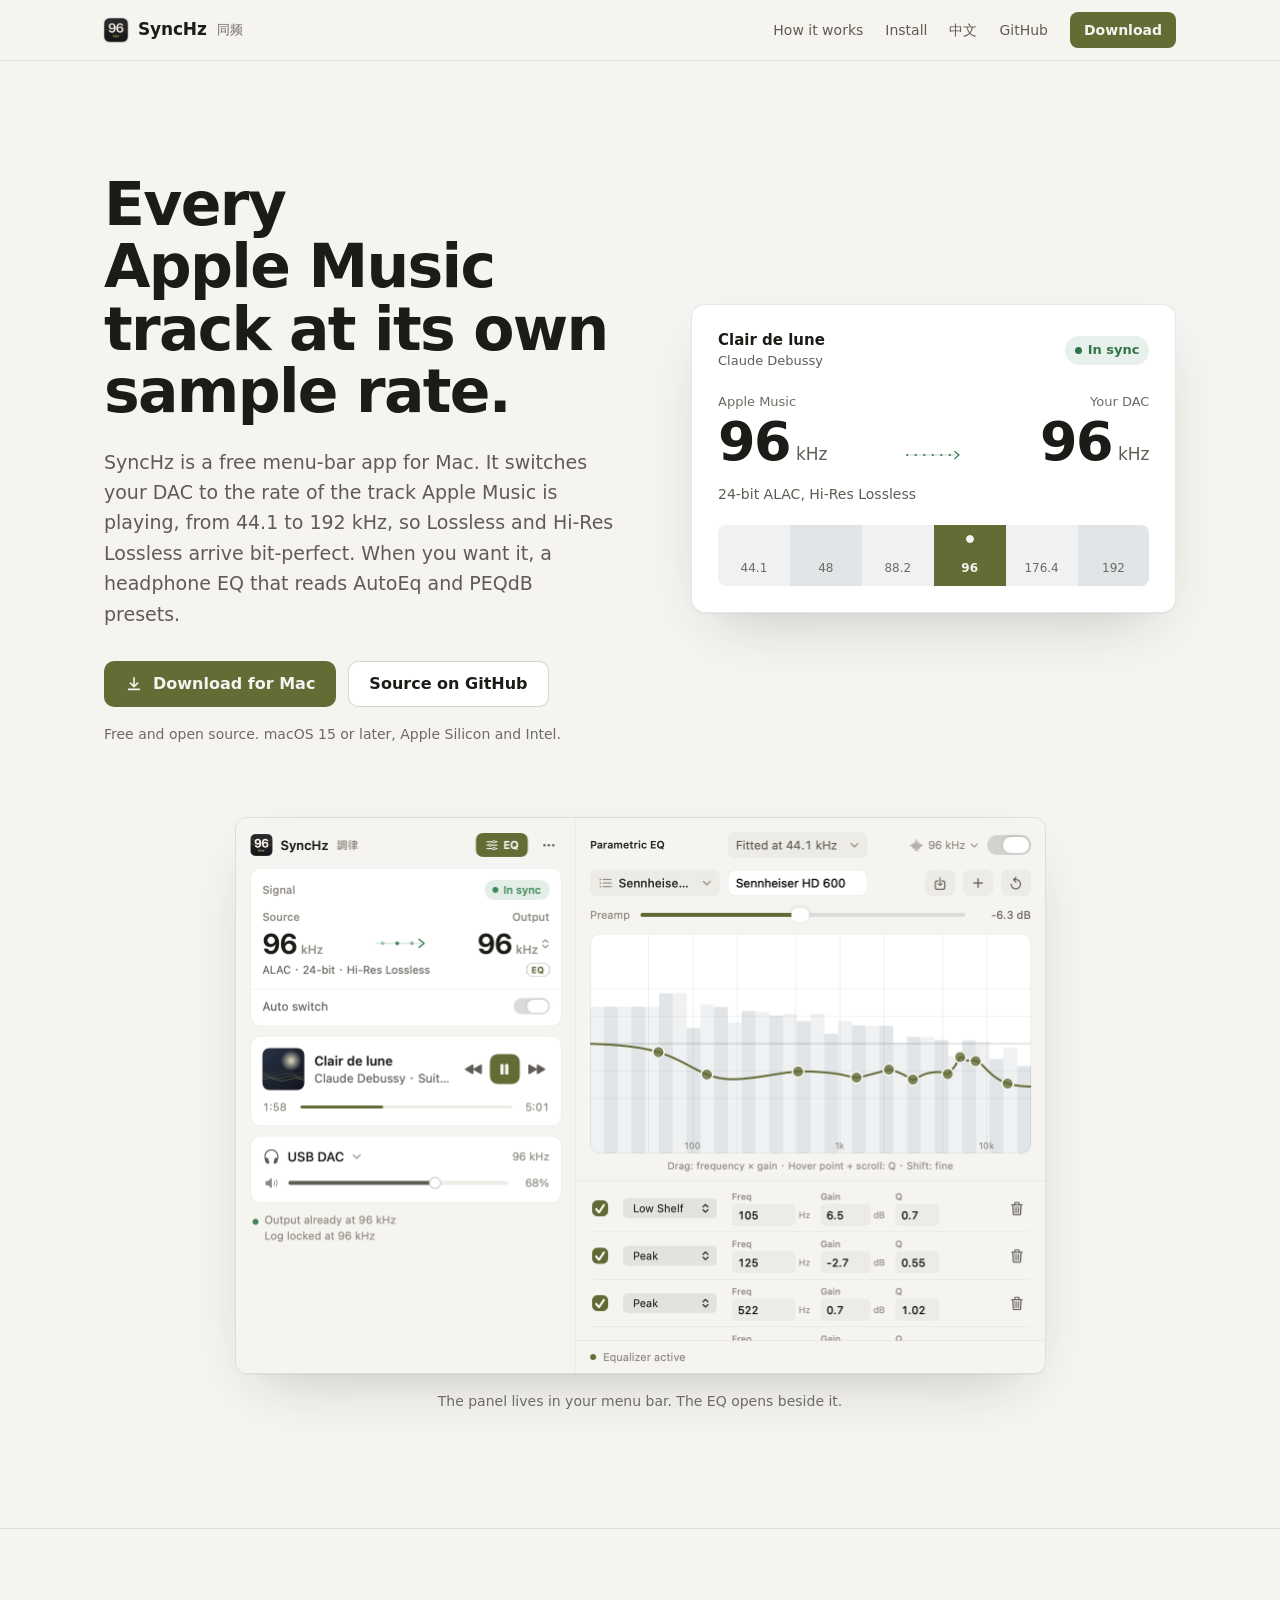
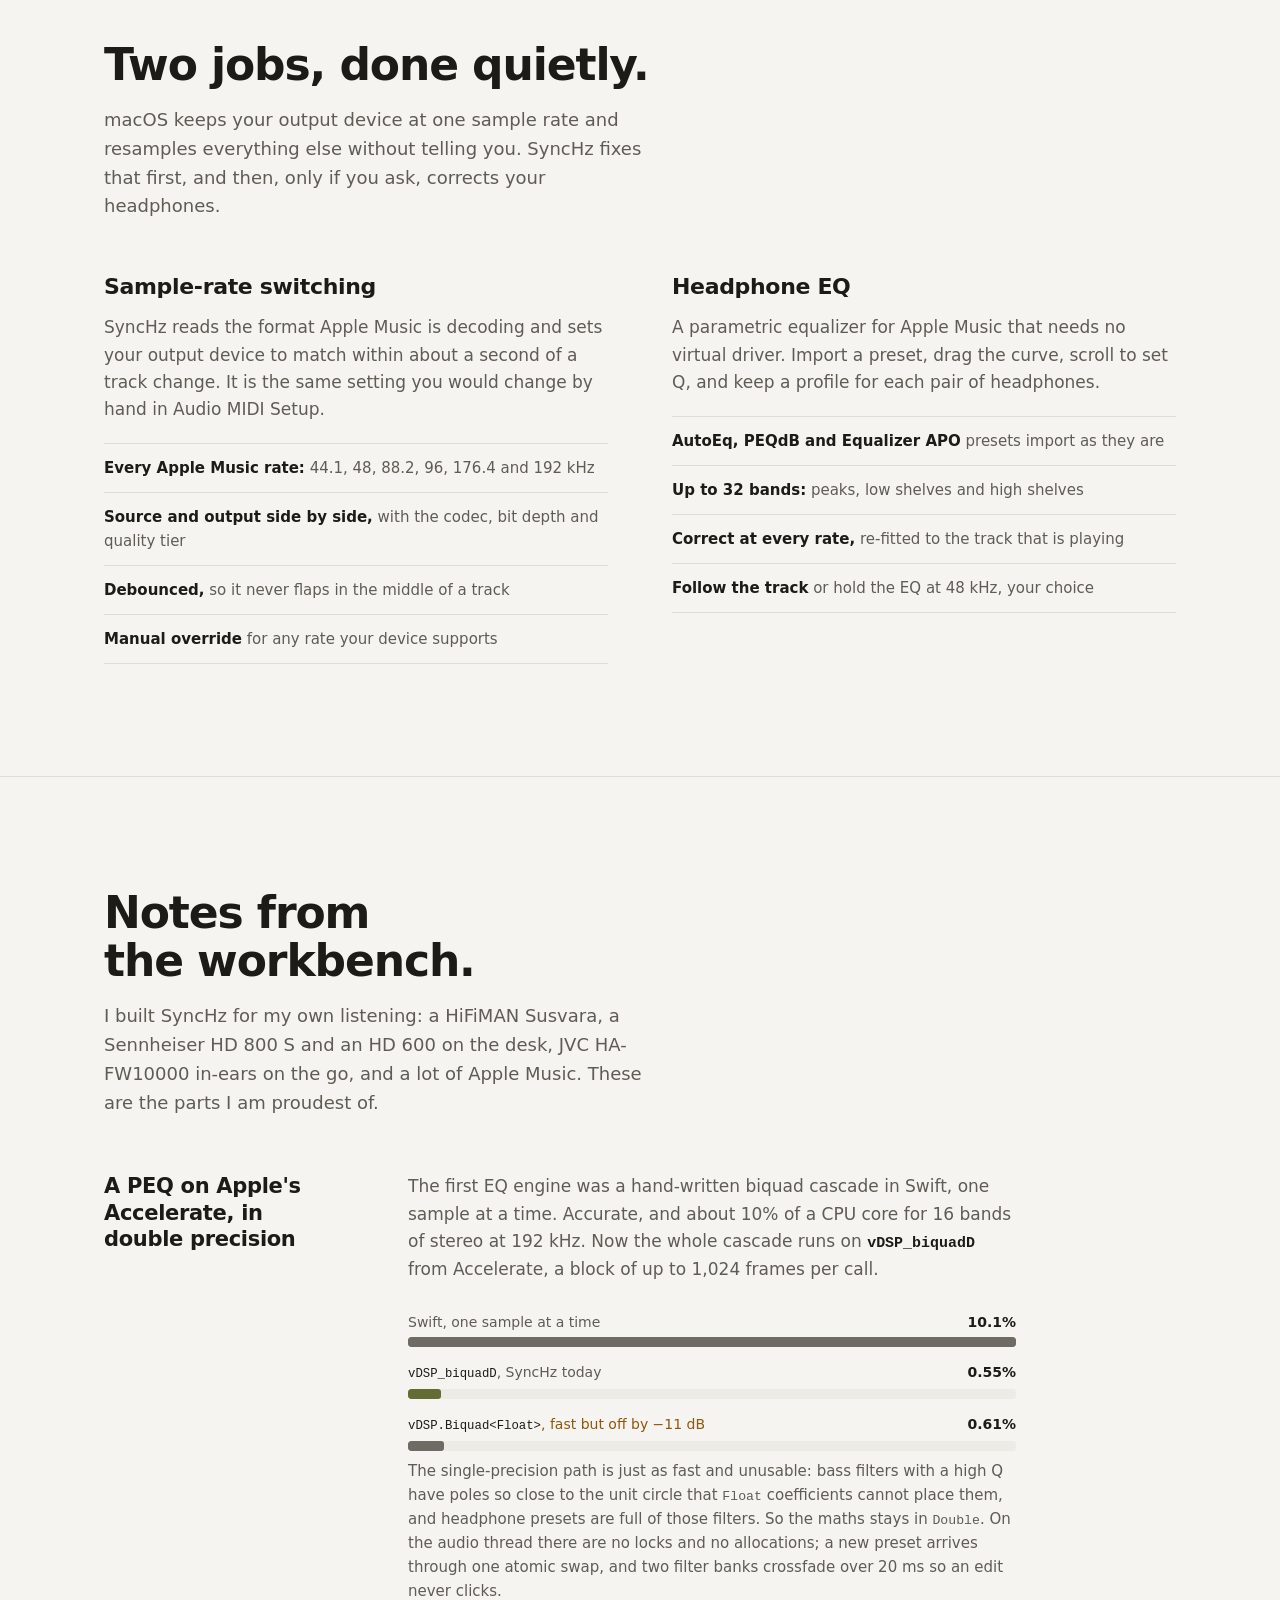
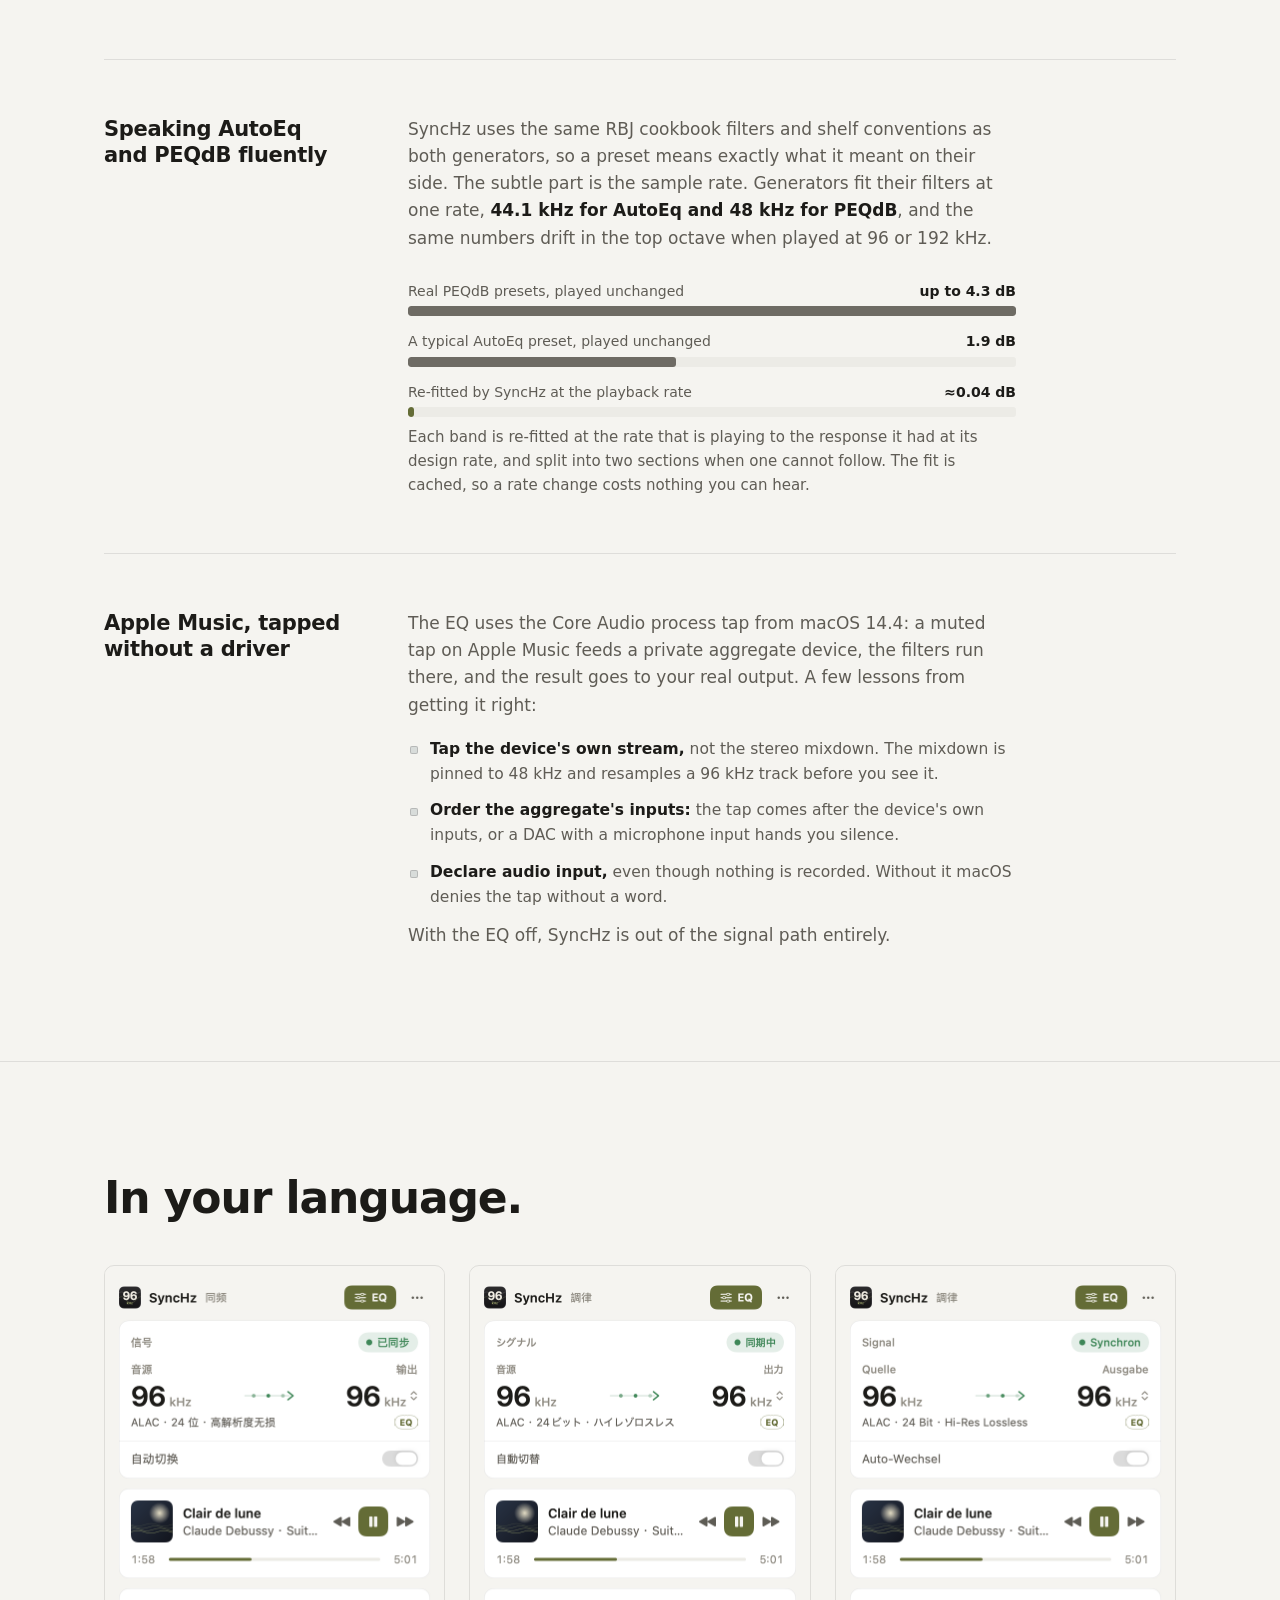
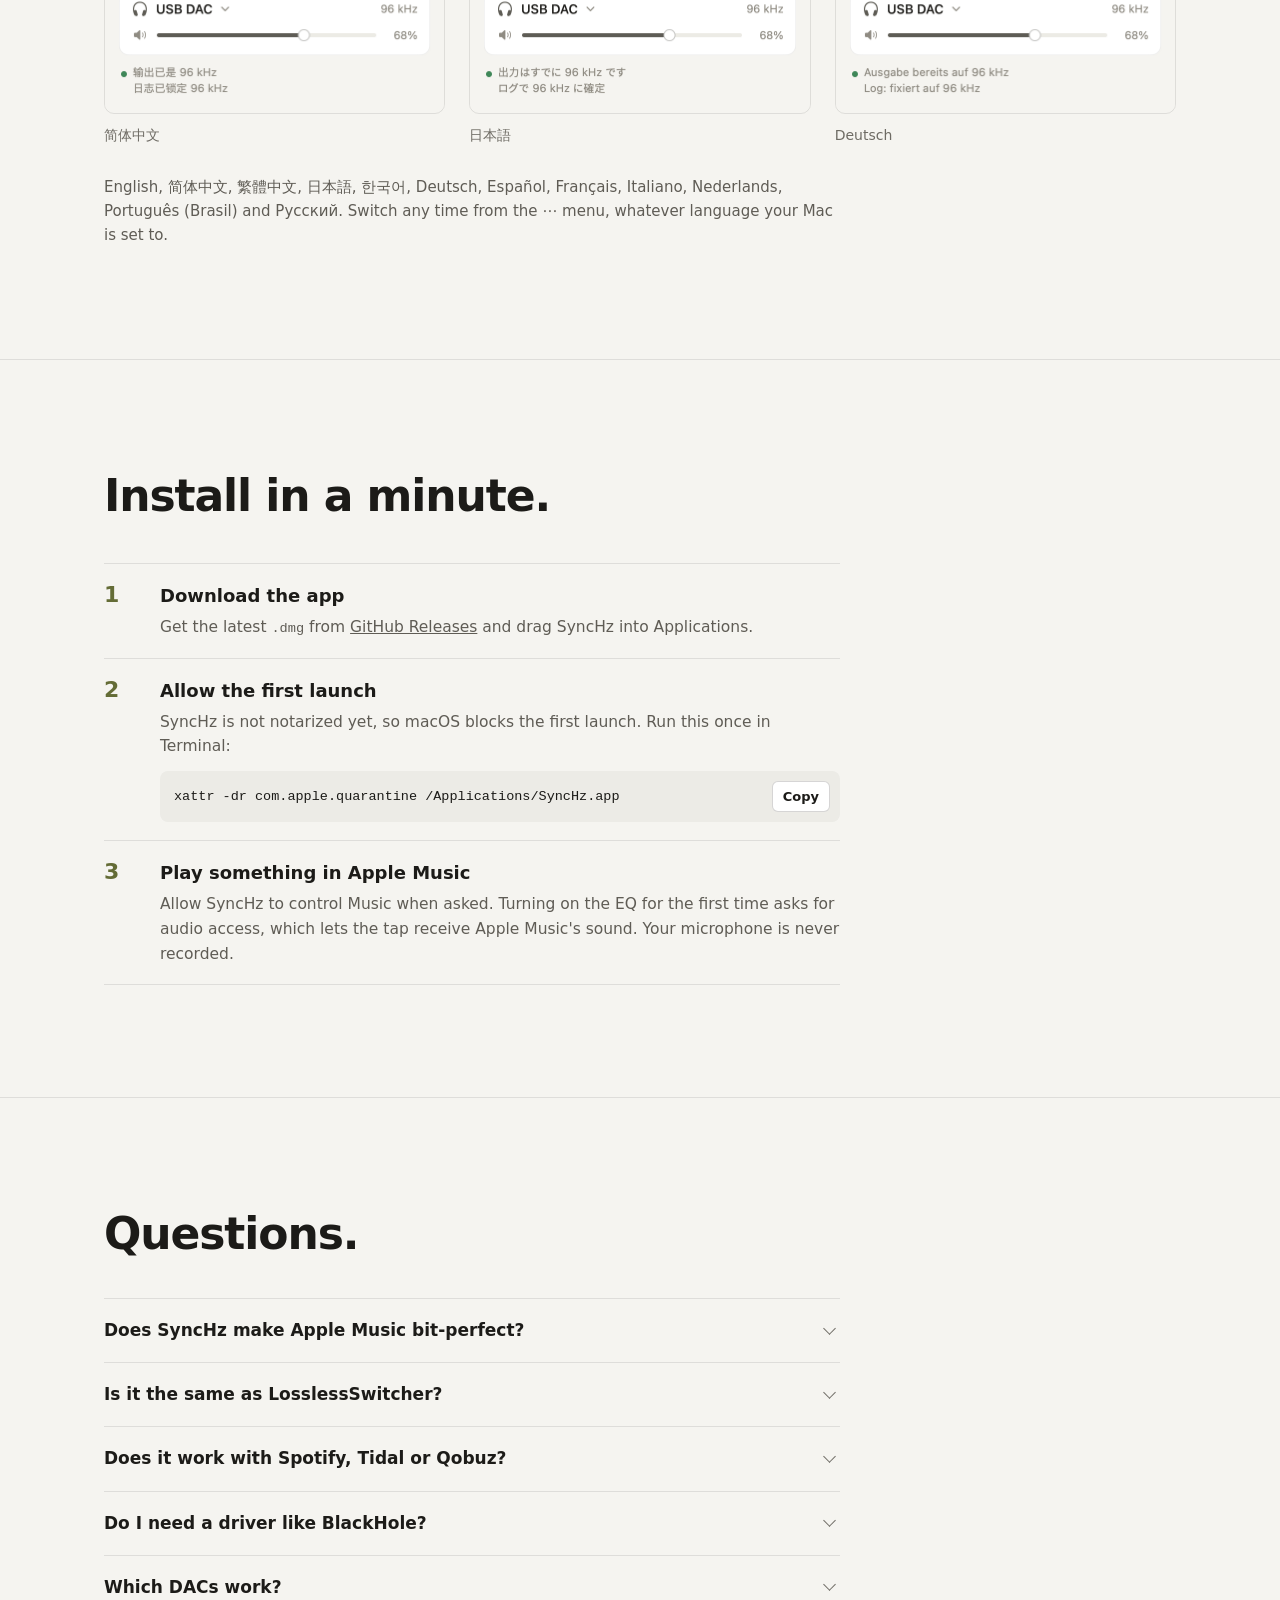
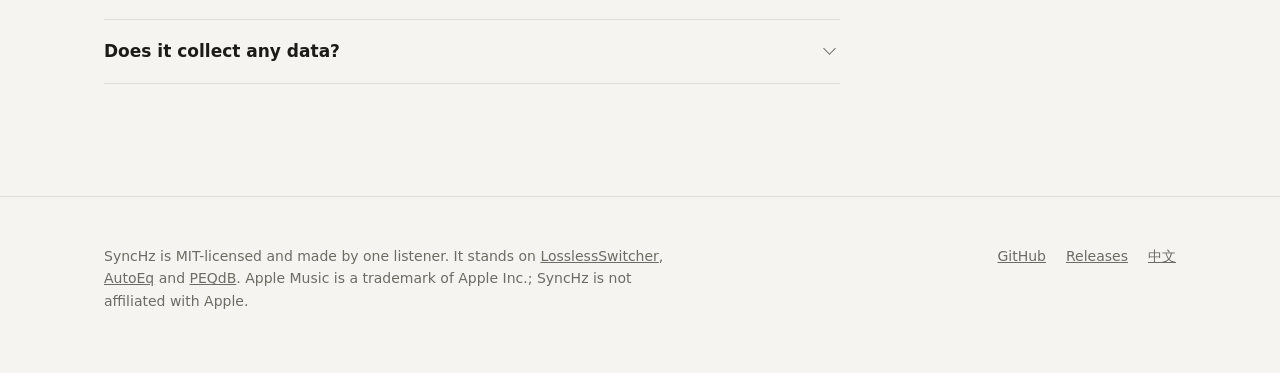
<file: docs/index.html>
<!doctype html>
<html lang="en">
<head>
<meta charset="utf-8">
<meta name="viewport" content="width=device-width, initial-scale=1">
<title>SyncHz: Apple Music sample-rate switcher and headphone EQ for Mac</title>
<meta name="description" content="Free Mac menu-bar app that switches your DAC to each Apple Music track's sample rate, 44.1 to 192 kHz, for bit-perfect Hi-Res Lossless. Plus an AutoEq and PEQdB headphone EQ.">
<link rel="canonical" href="https://jcongaku.github.io/SyncHz/">
<link rel="alternate" hreflang="en" href="https://jcongaku.github.io/SyncHz/">
<link rel="alternate" hreflang="zh-Hans" href="https://jcongaku.github.io/SyncHz/zh/">
<link rel="alternate" hreflang="x-default" href="https://jcongaku.github.io/SyncHz/">
<meta name="theme-color" content="#F5F4F0" media="(prefers-color-scheme: light)">
<meta name="theme-color" content="#18181A" media="(prefers-color-scheme: dark)">
<link rel="icon" type="image/png" href="favicon.png">
<link rel="apple-touch-icon" href="apple-touch-icon.png">
<meta property="og:type" content="website">
<meta property="og:site_name" content="SyncHz">
<meta property="og:title" content="SyncHz for Apple Music on Mac">
<meta property="og:description" content="Your DAC follows every Apple Music track, 44.1 to 192 kHz, so Hi-Res Lossless plays bit-perfect. Plus a headphone EQ that reads AutoEq and PEQdB presets.">
<meta property="og:url" content="https://jcongaku.github.io/SyncHz/">
<meta property="og:image" content="https://jcongaku.github.io/SyncHz/social.png">
<meta property="og:image:width" content="1280">
<meta property="og:image:height" content="640">
<meta property="og:image:alt" content="SyncHz icon and wordmark next to its menu-bar panel showing 96 kHz in sync">
<meta property="og:locale" content="en_US">
<meta property="og:locale:alternate" content="zh_CN">
<meta name="twitter:card" content="summary_large_image">
<link rel="stylesheet" href="site.css">
<script type="application/ld+json">
{
  "@context": "https://schema.org",
  "@type": "SoftwareApplication",
  "name": "SyncHz",
  "alternateName": ["同频", "Choritsu"],
  "description": "Automatic lossless sample-rate switching and a headphone parametric EQ for Apple Music on Mac. Matches the output device to each track's sample rate, 44.1 to 192 kHz, and imports AutoEq and PEQdB presets.",
  "applicationCategory": "MultimediaApplication",
  "operatingSystem": "macOS 15 or later",
  "url": "https://jcongaku.github.io/SyncHz/",
  "downloadUrl": "https://github.com/jcongaku/SyncHz/releases/latest",
  "image": "https://jcongaku.github.io/SyncHz/icon.png",
  "screenshot": "https://jcongaku.github.io/SyncHz/screenshots/hero-light.png",
  "license": "https://opensource.org/licenses/MIT",
  "isAccessibleForFree": true,
  "offers": { "@type": "Offer", "price": "0", "priceCurrency": "USD" },
  "sameAs": ["https://github.com/jcongaku/SyncHz"]
}
</script>
<script type="application/ld+json">
{
  "@context": "https://schema.org",
  "@type": "FAQPage",
  "mainEntity": [
    { "@type": "Question", "name": "Does SyncHz make Apple Music bit-perfect?",
      "acceptedAnswer": { "@type": "Answer", "text": "With the EQ off, yes: SyncHz switches the output device to the sample rate of the track Apple Music is decoding, so nothing is resampled, and it never touches the audio. With the EQ on, the samples are processed, and the panel says so." } },
    { "@type": "Question", "name": "Is SyncHz the same as LosslessSwitcher?",
      "acceptedAnswer": { "@type": "Answer", "text": "Same core idea, different build. SyncHz adds a headphone EQ, a now-playing panel, device and volume control and 12 languages, and targets macOS 15 and 26. LosslessSwitcher is the original and still excellent, especially on older macOS." } },
    { "@type": "Question", "name": "Does SyncHz work with Spotify, Tidal or Qobuz?",
      "acceptedAnswer": { "@type": "Answer", "text": "No. SyncHz reads Apple Music's own playback, so it is for Apple Music only." } },
    { "@type": "Question", "name": "Do I need a driver like BlackHole?",
      "acceptedAnswer": { "@type": "Answer", "text": "No. Rate switching is a plain Core Audio setting, and the EQ uses Apple's process-tap API. No driver, no admin rights." } },
    { "@type": "Question", "name": "Which DACs work?",
      "acceptedAnswer": { "@type": "Answer", "text": "Any output device that macOS can set to more than one sample rate in Audio MIDI Setup: USB DACs, headphone amplifiers and audio interfaces." } }
  ]
}
</script>
</head>
<body>
<a class="skip" href="#main">Skip to content</a>

<header class="top">
  <div class="wrap">
    <a class="brand" href="./" aria-label="SyncHz home">
      <img src="favicon.png" width="30" height="30" alt="">
      <span>SyncHz</span><span class="tag" lang="zh-Hans">同频</span>
    </a>
    <nav aria-label="Primary">
      <a class="wide" href="#workbench">How it works</a>
      <a class="wide" href="#install">Install</a>
      <a href="zh/" hreflang="zh-Hans" lang="zh-Hans">中文</a>
      <a class="wide" href="https://github.com/jcongaku/SyncHz">GitHub</a>
      <a class="get" href="https://github.com/jcongaku/SyncHz/releases/latest">Download</a>
    </nav>
  </div>
</header>

<main id="main">
  <section class="hero">
    <div class="wrap">
      <div>
        <h1>Every Apple&nbsp;Music track at its own sample rate.</h1>
        <p class="lede">SyncHz is a free menu-bar app for Mac. It switches your DAC to the rate of the track Apple Music is playing, from 44.1 to 192 kHz, so Lossless and Hi-Res Lossless arrive bit-perfect. When you want it, a headphone EQ that reads AutoEq and PEQdB presets.</p>
        <div class="actions">
          <a class="button primary" href="https://github.com/jcongaku/SyncHz/releases/latest">
            <svg viewBox="0 0 20 20" fill="none" stroke="currentColor" stroke-width="1.8" stroke-linecap="round" stroke-linejoin="round" aria-hidden="true"><path d="M10 3v10m-4-4 4 4 4-4M4 16h12"/></svg>
            Download for Mac
          </a>
          <a class="button" href="https://github.com/jcongaku/SyncHz">Source on GitHub</a>
        </div>
        <p class="fine">Free and open source. macOS 15 or later, Apple Silicon and Intel.</p>
      </div>

      <figure class="readout" data-state="sync" data-sync="In sync" data-switching="Switching"
        aria-label="SyncHz switching the output device to match each Apple Music track"
        data-tracks='[
          {"title":"Clair de lune","artist":"Claude Debussy","rate":"96","format":"24-bit ALAC, Hi-Res Lossless"},
          {"title":"Gymnopédie No. 1","artist":"Erik Satie","rate":"44.1","format":"16-bit ALAC, Lossless"},
          {"title":"Goldberg Variations: Aria","artist":"Johann Sebastian Bach","rate":"192","format":"24-bit ALAC, Hi-Res Lossless"},
          {"title":"Nocturne in E-flat, Op. 9 No. 2","artist":"Frédéric Chopin","rate":"88.2","format":"24-bit ALAC, Hi-Res Lossless"},
          {"title":"The Lark Ascending","artist":"Ralph Vaughan Williams","rate":"48","format":"24-bit ALAC, Lossless"},
          {"title":"Pavane pour une infante défunte","artist":"Maurice Ravel","rate":"176.4","format":"24-bit ALAC, Hi-Res Lossless"}
        ]'>
        <div class="readout-head">
          <div class="readout-track" aria-live="polite"><b>Clair de lune</b><span>Claude Debussy</span></div>
          <span class="pill"><span>In sync</span></span>
        </div>
        <div class="rates">
          <div class="side src"><small>Apple Music</small><div class="rate"><span class="num">96</span><span class="unit">kHz</span></div></div>
          <svg class="flow" viewBox="0 0 92 20" aria-hidden="true">
            <path class="track" d="M2 10h82" stroke-width="1.5" fill="none"/>
            <path class="dots" d="M2 10h80" stroke-width="3.5" stroke-linecap="round" fill="none"/>
            <path d="M80 4l7 6-7 6" stroke="currentColor" stroke-width="2" fill="none" stroke-linecap="round" stroke-linejoin="round"/>
          </svg>
          <div class="side out"><small>Your DAC</small><div class="rate"><span class="num">96</span><span class="unit">kHz</span></div></div>
        </div>
        <p class="format"><span class="what">24-bit ALAC, Hi-Res Lossless</span></p>
        <ol class="keys" aria-label="Sample rates Apple Music streams">
          <li data-rate="44.1">44.1</li><li data-rate="48">48</li><li data-rate="88.2">88.2</li><li data-rate="96" class="src out">96</li><li data-rate="176.4">176.4</li><li data-rate="192">192</li>
        </ol>
      </figure>
    </div>
  </section>

  <figure class="shot wrap">
    <picture>
      <source media="(prefers-color-scheme: dark)" srcset="screenshots/hero-dark.png">
      <img src="screenshots/hero-light.png" width="811" height="556" fetchpriority="high"
        alt="SyncHz's menu-bar panel next to its parametric EQ: Apple Music playing Clair de lune as 24-bit 96 kHz ALAC, the output locked to 96 kHz, and a Sennheiser HD 600 AutoEq preset drawn over a live spectrum">
    </picture>
    <figcaption>The panel lives in your menu bar. The EQ opens beside it.</figcaption>
  </figure>

  <section class="section" aria-labelledby="what">
    <div class="wrap">
      <h2 id="what">Two jobs, done quietly.</h2>
      <p class="intro">macOS keeps your output device at one sample rate and resamples everything else without telling you. SyncHz fixes that first, and then, only if you ask, corrects your headphones.</p>
      <div class="duo">
        <div>
          <h3>Sample-rate switching</h3>
          <p>SyncHz reads the format Apple Music is decoding and sets your output device to match within about a second of a track change. It is the same setting you would change by hand in Audio MIDI Setup.</p>
          <ul class="facts">
            <li><b>Every Apple Music rate:</b> 44.1, 48, 88.2, 96, 176.4 and 192 kHz</li>
            <li><b>Source and output side by side,</b> with the codec, bit depth and quality tier</li>
            <li><b>Debounced,</b> so it never flaps in the middle of a track</li>
            <li><b>Manual override</b> for any rate your device supports</li>
          </ul>
        </div>
        <div>
          <h3>Headphone EQ</h3>
          <p>A parametric equalizer for Apple Music that needs no virtual driver. Import a preset, drag the curve, scroll to set Q, and keep a profile for each pair of headphones.</p>
          <ul class="facts">
            <li><b>AutoEq, PEQdB and Equalizer APO</b> presets import as they are</li>
            <li><b>Up to 32 bands:</b> peaks, low shelves and high shelves</li>
            <li><b>Correct at every rate,</b> re-fitted to the track that is playing</li>
            <li><b>Follow the track</b> or hold the EQ at 48 kHz, your choice</li>
          </ul>
        </div>
      </div>
    </div>
  </section>

  <section class="section" id="workbench" aria-labelledby="workbench-title">
    <div class="wrap">
      <h2 id="workbench-title">Notes from the workbench.</h2>
      <p class="intro">I built SyncHz for my own listening: a HiFiMAN Susvara, a Sennheiser HD 800 S and an HD 600 on the desk, JVC HA-FW10000 in-ears on the go, and a lot of Apple Music. These are the parts I am proudest of.</p>

      <article class="note">
        <h3>A PEQ on Apple's Accelerate, in double precision</h3>
        <div class="body">
          <p>The first EQ engine was a hand-written biquad cascade in Swift, one sample at a time. Accurate, and about 10% of a CPU core for 16 bands of stereo at 192 kHz. Now the whole cascade runs on <b><code>vDSP_biquadD</code></b> from Accelerate, a block of up to 1,024 frames per call.</p>
          <div class="bars" role="group" aria-label="CPU use, 16 bands of stereo at 192 kHz, one Apple Silicon core">
            <div class="bar"><span class="name">Swift, one sample at a time</span><span class="value">10.1%</span><span class="meter"><i style="width:100%"></i></span></div>
            <div class="bar ours"><span class="name"><code>vDSP_biquadD</code>, SyncHz today</span><span class="value">0.55%</span><span class="meter"><i style="width:5.4%"></i></span></div>
            <div class="bar bad"><span class="name"><code>vDSP.Biquad&lt;Float&gt;</code>, fast but off by −11 dB</span><span class="value">0.61%</span><span class="meter"><i style="width:6%"></i></span></div>
          </div>
          <p>The single-precision path is just as fast and unusable: bass filters with a high Q have poles so close to the unit circle that <code>Float</code> coefficients cannot place them, and headphone presets are full of those filters. So the maths stays in <code>Double</code>. On the audio thread there are no locks and no allocations; a new preset arrives through one atomic swap, and two filter banks crossfade over 20 ms so an edit never clicks.</p>
        </div>
      </article>

      <article class="note">
        <h3>Speaking AutoEq and PEQdB fluently</h3>
        <div class="body">
          <p>SyncHz uses the same RBJ cookbook filters and shelf conventions as both generators, so a preset means exactly what it meant on their side. The subtle part is the sample rate. Generators fit their filters at one rate, <b>44.1 kHz for AutoEq and 48 kHz for PEQdB</b>, and the same numbers drift in the top octave when played at 96 or 192 kHz.</p>
          <div class="bars" role="group" aria-label="Largest response error at 96 and 192 kHz on real presets">
            <div class="bar"><span class="name">Real PEQdB presets, played unchanged</span><span class="value">up to 4.3 dB</span><span class="meter"><i style="width:100%"></i></span></div>
            <div class="bar"><span class="name">A typical AutoEq preset, played unchanged</span><span class="value">1.9 dB</span><span class="meter"><i style="width:44%"></i></span></div>
            <div class="bar ours"><span class="name">Re-fitted by SyncHz at the playback rate</span><span class="value">≈0.04 dB</span><span class="meter"><i style="width:1%"></i></span></div>
          </div>
          <p>Each band is re-fitted at the rate that is playing to the response it had at its design rate, and split into two sections when one cannot follow. The fit is cached, so a rate change costs nothing you can hear.</p>
        </div>
      </article>

      <article class="note">
        <h3>Apple Music, tapped without a driver</h3>
        <div class="body">
          <p>The EQ uses the Core Audio process tap from macOS 14.4: a muted tap on Apple Music feeds a private aggregate device, the filters run there, and the result goes to your real output. A few lessons from getting it right:</p>
          <ul class="ticks">
            <li><b>Tap the device's own stream,</b> not the stereo mixdown. The mixdown is pinned to 48 kHz and resamples a 96 kHz track before you see it.</li>
            <li><b>Order the aggregate's inputs:</b> the tap comes after the device's own inputs, or a DAC with a microphone input hands you silence.</li>
            <li><b>Declare audio input,</b> even though nothing is recorded. Without it macOS denies the tap without a word.</li>
          </ul>
          <p>With the EQ off, SyncHz is out of the signal path entirely.</p>
        </div>
      </article>
    </div>
  </section>

  <section class="section" aria-labelledby="languages">
    <div class="wrap">
      <h2 id="languages">In your language.</h2>
      <div class="langs">
        <figure><img src="screenshots/panel-zh-Hans.png" width="680" height="896" loading="lazy" alt="SyncHz panel in Simplified Chinese"><figcaption lang="zh-Hans">简体中文</figcaption></figure>
        <figure><img src="screenshots/panel-ja.png" width="680" height="896" loading="lazy" alt="SyncHz panel in Japanese"><figcaption lang="ja">日本語</figcaption></figure>
        <figure><img src="screenshots/panel-de.png" width="680" height="896" loading="lazy" alt="SyncHz panel in German"><figcaption lang="de">Deutsch</figcaption></figure>
      </div>
      <p class="langlist">English, 简体中文, 繁體中文, 日本語, 한국어, Deutsch, Español, Français, Italiano, Nederlands, Português (Brasil) and Русский. Switch any time from the ⋯ menu, whatever language your Mac is set to.</p>
    </div>
  </section>

  <section class="section" id="install" aria-labelledby="install-title">
    <div class="wrap">
      <h2 id="install-title">Install in a minute.</h2>
      <ol class="steps">
        <li><div><h3>Download the app</h3><p>Get the latest <code>.dmg</code> from <a href="https://github.com/jcongaku/SyncHz/releases/latest">GitHub Releases</a> and drag SyncHz into Applications.</p></div></li>
        <li><div><h3>Allow the first launch</h3><p>SyncHz is not notarized yet, so macOS blocks the first launch. Run this once in Terminal:</p>
          <div class="code"><code>xattr -dr com.apple.quarantine /Applications/SyncHz.app</code><button class="copy" type="button" data-label="Copy" data-copied="Copied">Copy</button></div></div></li>
        <li><div><h3>Play something in Apple Music</h3><p>Allow SyncHz to control Music when asked. Turning on the EQ for the first time asks for audio access, which lets the tap receive Apple Music's sound. Your microphone is never recorded.</p></div></li>
      </ol>
    </div>
  </section>

  <section class="section" aria-labelledby="faq-title">
    <div class="wrap">
      <h2 id="faq-title">Questions.</h2>
      <div class="faq">
        <details><summary>Does SyncHz make Apple Music bit-perfect?</summary><p>With the EQ off, yes. The output device runs at the rate of the track Apple Music is decoding, so nothing is resampled, and SyncHz never touches the audio. With the EQ on, the samples are processed, and the panel says so.</p></details>
        <details><summary>Is it the same as LosslessSwitcher?</summary><p>Same core idea, different build. SyncHz adds the headphone EQ, a now-playing panel, device and volume control and 12 languages, and targets macOS 15 and 26. <a href="https://github.com/vincentneo/LosslessSwitcher">LosslessSwitcher</a> is the original and still excellent, especially on older macOS.</p></details>
        <details><summary>Does it work with Spotify, Tidal or Qobuz?</summary><p>No. SyncHz reads Apple Music's own playback, so it is for Apple Music only.</p></details>
        <details><summary>Do I need a driver like BlackHole?</summary><p>No. Rate switching is a plain Core Audio setting, and the EQ uses Apple's process-tap API. No driver, no admin rights.</p></details>
        <details><summary>Which DACs work?</summary><p>Any output device that macOS can set to more than one sample rate in Audio MIDI Setup: USB DACs, headphone amplifiers and audio interfaces.</p></details>
        <details><summary>Does it collect any data?</summary><p>No. Its only network request is a check for a newer release on GitHub, once per launch. No account, no identifier, no analytics.</p></details>
      </div>
    </div>
  </section>
</main>

<footer class="foot">
  <div class="wrap">
    <p>SyncHz is MIT-licensed and made by one listener. It stands on <a href="https://github.com/vincentneo/LosslessSwitcher">LosslessSwitcher</a>, <a href="https://github.com/jaakkopasanen/AutoEq">AutoEq</a> and <a href="https://peqdb.com/">PEQdB</a>. Apple Music is a trademark of Apple Inc.; SyncHz is not affiliated with Apple.</p>
    <nav aria-label="Footer"><a href="https://github.com/jcongaku/SyncHz">GitHub</a><a href="https://github.com/jcongaku/SyncHz/releases">Releases</a><a href="zh/" hreflang="zh-Hans" lang="zh-Hans">中文</a></nav>
  </div>
</footer>
<script src="site.js" defer></script>
</body>
</html>
</file>
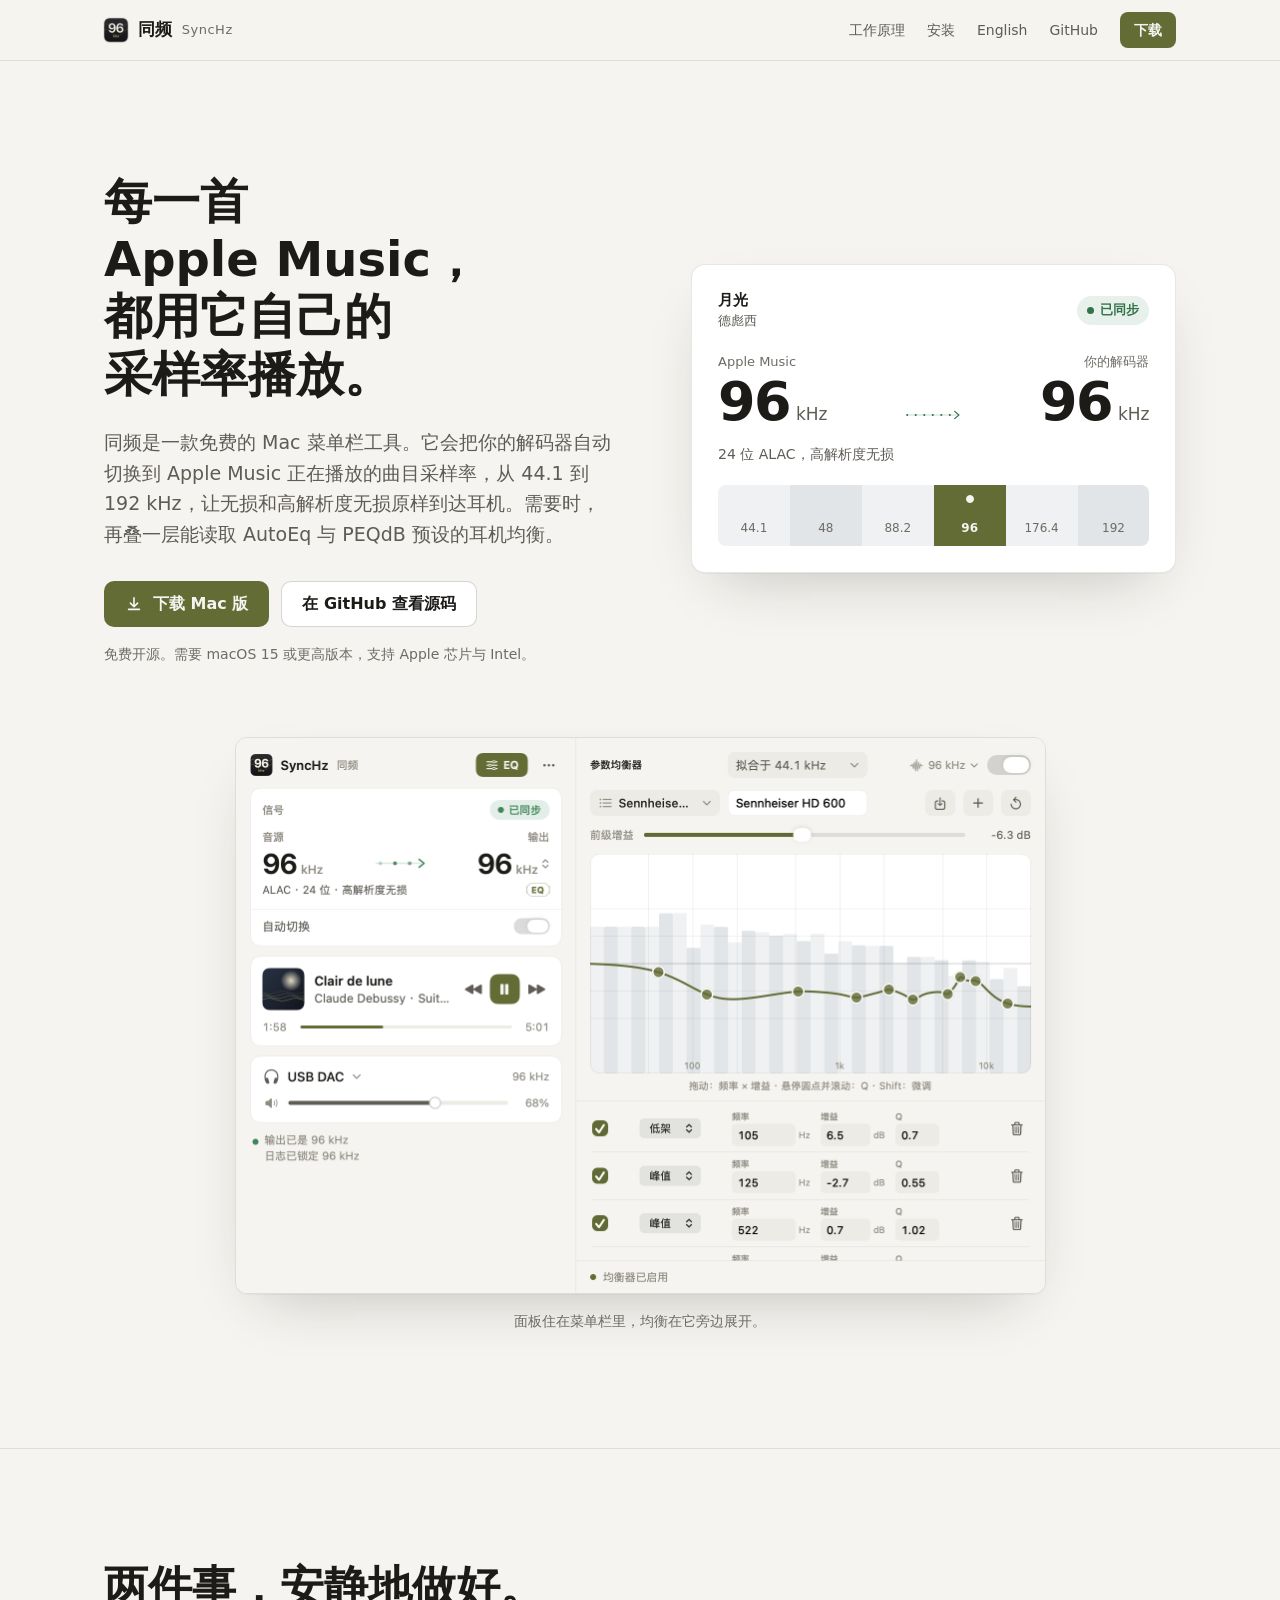
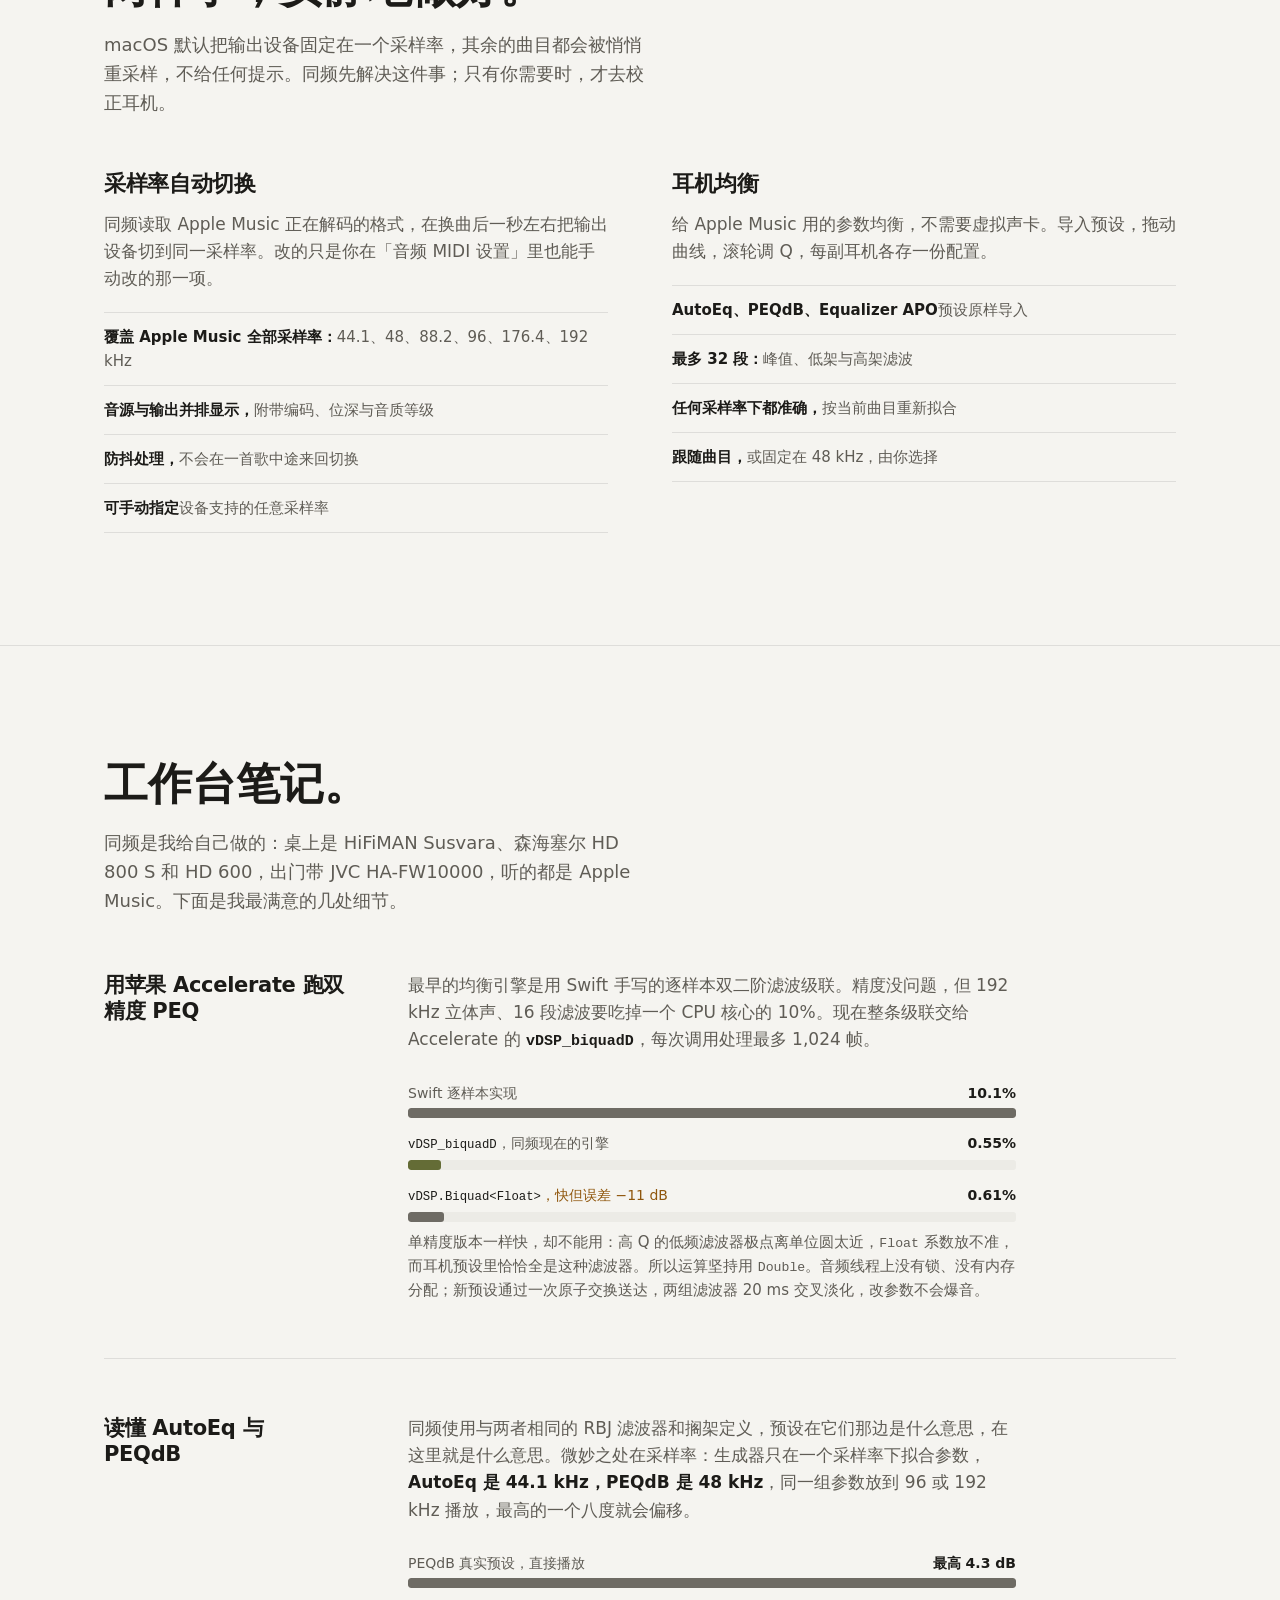
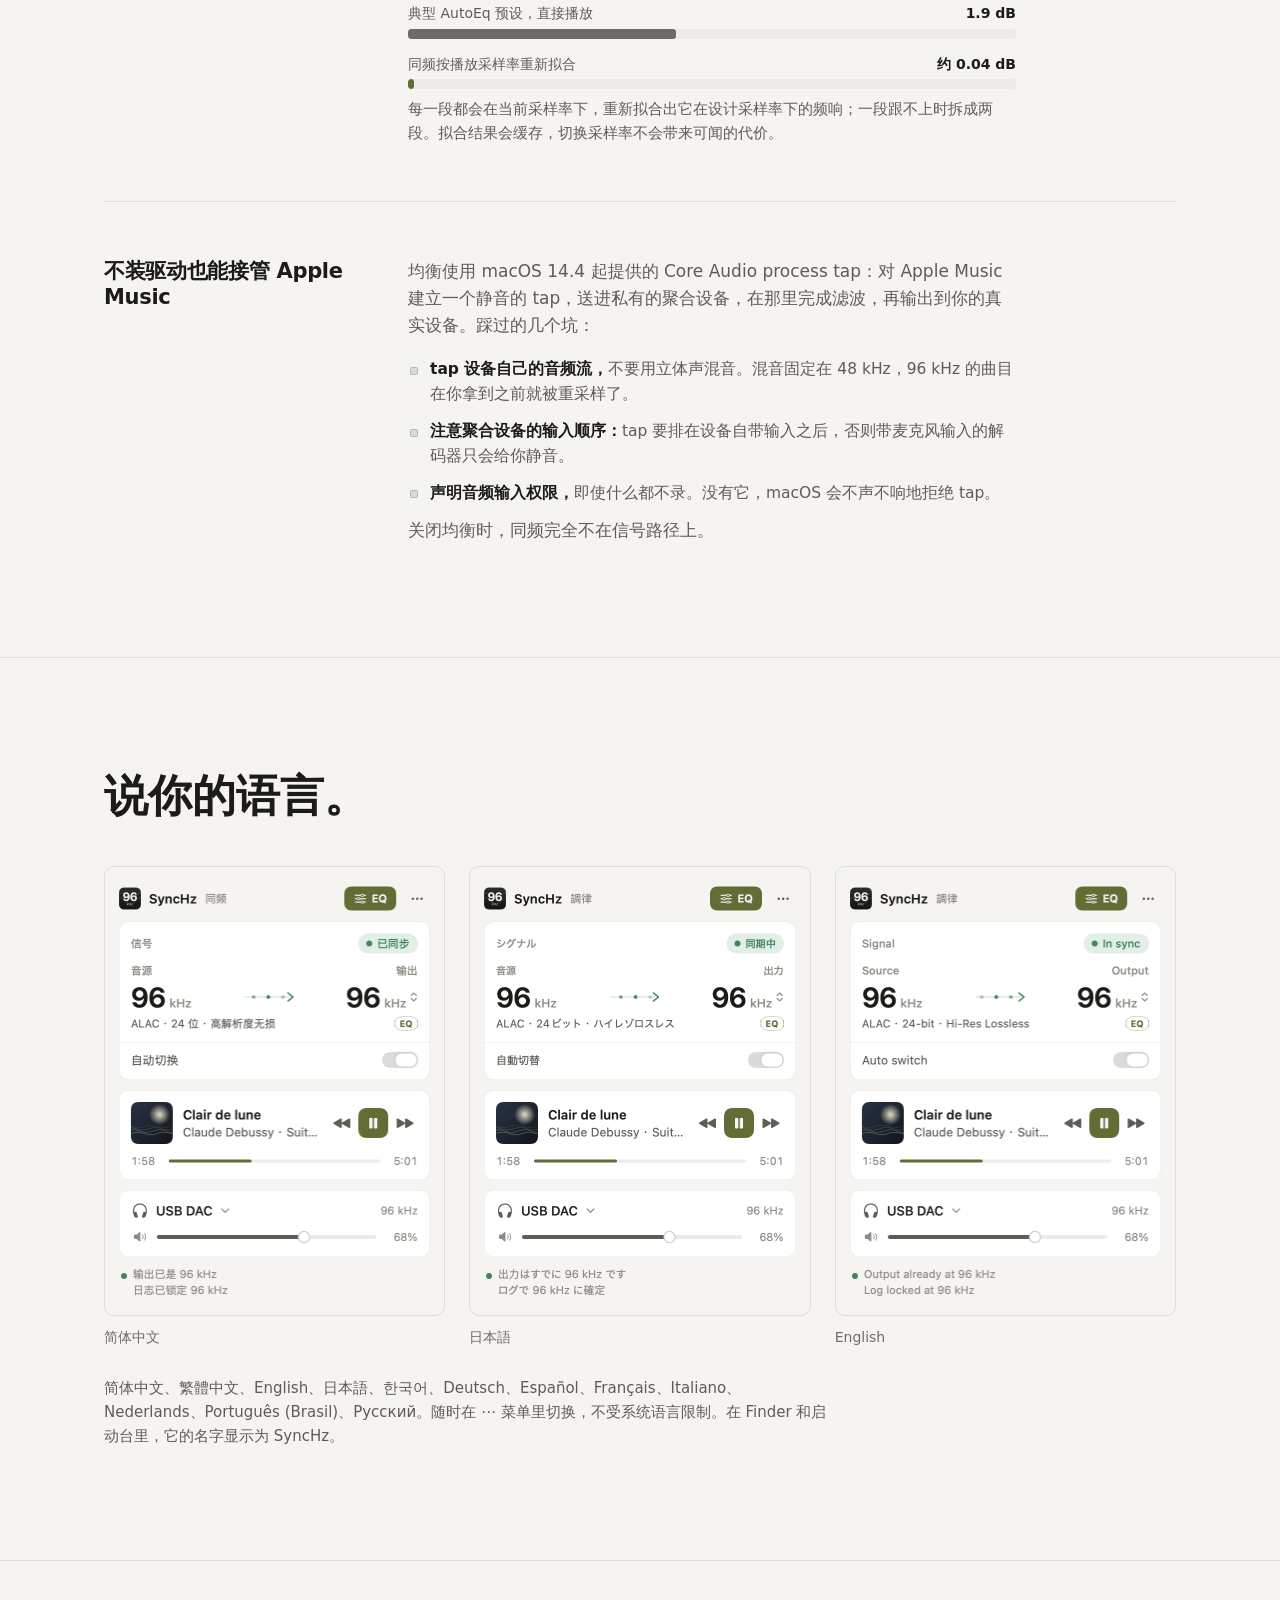
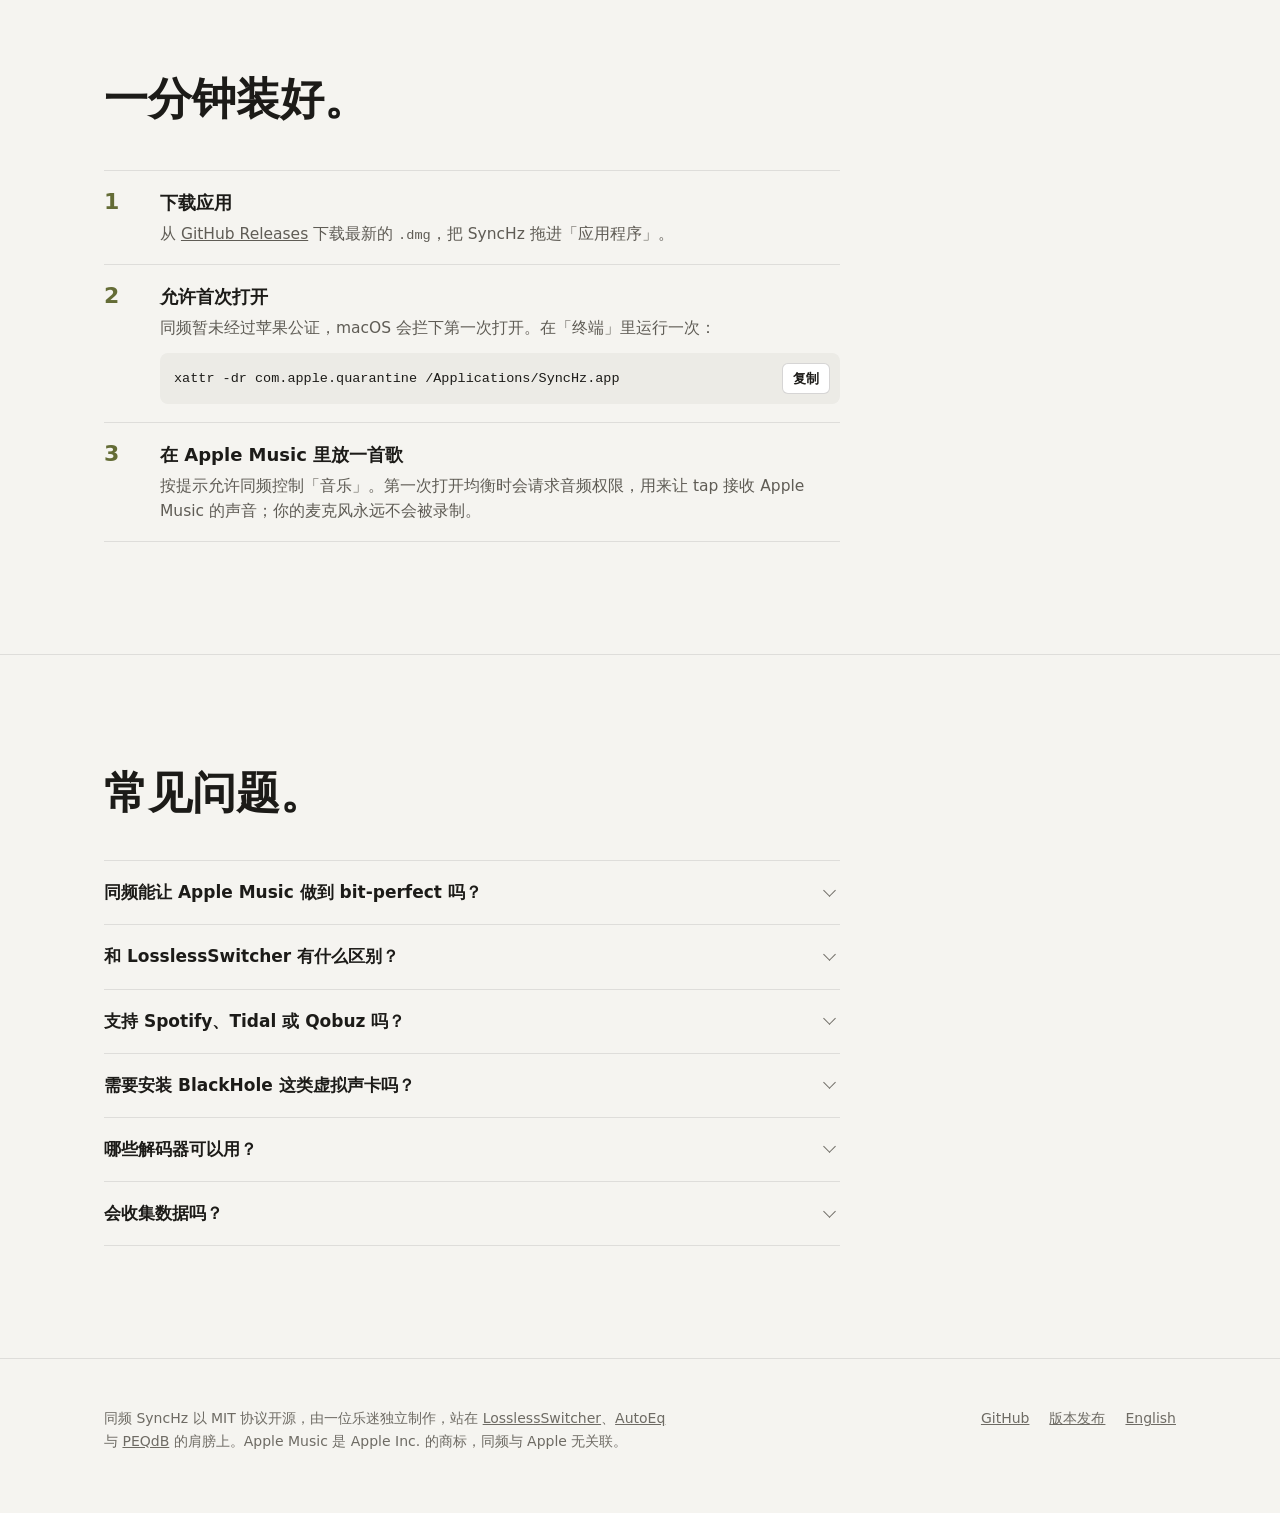
<file: docs/zh/index.html>
<!doctype html>
<html lang="zh-Hans">
<head>
<meta charset="utf-8">
<meta name="viewport" content="width=device-width, initial-scale=1">
<title>同频 SyncHz：Apple Music 无损采样率自动切换与耳机均衡（Mac）</title>
<meta name="description" content="免费开源的 Mac 菜单栏工具：自动把解码器切换到 Apple Music 每首歌的真实采样率（44.1–192 kHz），高解析度无损 bit-perfect 输出；可选导入 AutoEq、PEQdB 预设的耳机参数均衡。">
<link rel="canonical" href="https://jcongaku.github.io/SyncHz/zh/">
<link rel="alternate" hreflang="en" href="https://jcongaku.github.io/SyncHz/">
<link rel="alternate" hreflang="zh-Hans" href="https://jcongaku.github.io/SyncHz/zh/">
<link rel="alternate" hreflang="x-default" href="https://jcongaku.github.io/SyncHz/">
<meta name="theme-color" content="#F5F4F0" media="(prefers-color-scheme: light)">
<meta name="theme-color" content="#18181A" media="(prefers-color-scheme: dark)">
<link rel="icon" type="image/png" href="../favicon.png">
<link rel="apple-touch-icon" href="../apple-touch-icon.png">
<meta property="og:type" content="website">
<meta property="og:site_name" content="同频 SyncHz">
<meta property="og:title" content="同频 SyncHz：给 Mac 上的 Apple Music 用">
<meta property="og:description" content="解码器自动跟随每首 Apple Music 曲目的采样率，44.1 到 192 kHz，高解析度无损 bit-perfect；需要时再叠一层读取 AutoEq、PEQdB 预设的耳机均衡。">
<meta property="og:url" content="https://jcongaku.github.io/SyncHz/zh/">
<meta property="og:image" content="https://jcongaku.github.io/SyncHz/social.png">
<meta property="og:image:width" content="1280">
<meta property="og:image:height" content="640">
<meta property="og:image:alt" content="同频 SyncHz 的图标与菜单栏面板，显示 96 kHz 已同步">
<meta property="og:locale" content="zh_CN">
<meta property="og:locale:alternate" content="en_US">
<meta name="twitter:card" content="summary_large_image">
<link rel="stylesheet" href="../site.css">
<script type="application/ld+json">
{
  "@context": "https://schema.org",
  "@type": "SoftwareApplication",
  "name": "同频 SyncHz",
  "alternateName": ["SyncHz", "Choritsu", "调律"],
  "inLanguage": "zh-Hans",
  "description": "Mac 上 Apple Music 的无损采样率自动切换工具，附带耳机参数均衡。把输出设备切换到每首曲目的采样率（44.1–192 kHz），并可导入 AutoEq、PEQdB 预设。",
  "applicationCategory": "MultimediaApplication",
  "operatingSystem": "macOS 15 或更高版本",
  "url": "https://jcongaku.github.io/SyncHz/zh/",
  "downloadUrl": "https://github.com/jcongaku/SyncHz/releases/latest",
  "image": "https://jcongaku.github.io/SyncHz/icon.png",
  "screenshot": "https://jcongaku.github.io/SyncHz/screenshots/hero-zh-Hans-light.png",
  "license": "https://opensource.org/licenses/MIT",
  "isAccessibleForFree": true,
  "offers": { "@type": "Offer", "price": "0", "priceCurrency": "CNY" },
  "sameAs": ["https://github.com/jcongaku/SyncHz"]
}
</script>
<script type="application/ld+json">
{
  "@context": "https://schema.org",
  "@type": "FAQPage",
  "inLanguage": "zh-Hans",
  "mainEntity": [
    { "@type": "Question", "name": "同频能让 Apple Music 做到 bit-perfect 吗？",
      "acceptedAnswer": { "@type": "Answer", "text": "关闭均衡时可以：输出设备运行在 Apple Music 正在解码的曲目采样率上，不经过重采样，同频也不经手音频。开启均衡后音频会被处理，面板会明确标注。" } },
    { "@type": "Question", "name": "和 LosslessSwitcher 有什么区别？",
      "acceptedAnswer": { "@type": "Answer", "text": "核心思路相同，实现不同。同频额外提供耳机均衡、正在播放面板、输出设备与音量控制和 12 种界面语言，面向 macOS 15 与 26。LosslessSwitcher 是这个思路的开创者，至今依然优秀，旧版 macOS 用户推荐使用。" } },
    { "@type": "Question", "name": "支持 Spotify、Tidal 或 Qobuz 吗？",
      "acceptedAnswer": { "@type": "Answer", "text": "不支持。同频读取的是 Apple Music 自己的播放信息，只适用于 Apple Music。" } },
    { "@type": "Question", "name": "需要安装 BlackHole 这类虚拟声卡吗？",
      "acceptedAnswer": { "@type": "Answer", "text": "不需要。切换采样率只是一个普通的 Core Audio 设置，均衡使用苹果的 process tap 接口。无需驱动，无需管理员权限。" } },
    { "@type": "Question", "name": "哪些解码器可以用？",
      "acceptedAnswer": { "@type": "Answer", "text": "任何能在「音频 MIDI 设置」里切换多种采样率的输出设备：USB 解码器、耳放和声卡都可以。" } }
  ]
}
</script>
</head>
<body>
<a class="skip" href="#main">跳到正文</a>

<header class="top">
  <div class="wrap">
    <a class="brand" href="./" aria-label="同频 SyncHz 首页">
      <img src="../favicon.png" width="30" height="30" alt="">
      <span>同频</span><span class="tag">SyncHz</span>
    </a>
    <nav aria-label="主导航">
      <a class="wide" href="#workbench">工作原理</a>
      <a class="wide" href="#install">安装</a>
      <a href="../" hreflang="en" lang="en">English</a>
      <a class="wide" href="https://github.com/jcongaku/SyncHz">GitHub</a>
      <a class="get" href="https://github.com/jcongaku/SyncHz/releases/latest">下载</a>
    </nav>
  </div>
</header>

<main id="main">
  <section class="hero">
    <div class="wrap">
      <div>
        <h1>每一首 Apple&nbsp;Music，<br>都用它自己的<wbr>采样率播放。</h1>
        <p class="lede">同频是一款免费的 Mac 菜单栏工具。它会把你的解码器自动切换到 Apple Music 正在播放的曲目采样率，从 44.1 到 192 kHz，让无损和高解析度无损原样到达耳机。需要时，再叠一层能读取 AutoEq 与 PEQdB 预设的耳机均衡。</p>
        <div class="actions">
          <a class="button primary" href="https://github.com/jcongaku/SyncHz/releases/latest">
            <svg viewBox="0 0 20 20" fill="none" stroke="currentColor" stroke-width="1.8" stroke-linecap="round" stroke-linejoin="round" aria-hidden="true"><path d="M10 3v10m-4-4 4 4 4-4M4 16h12"/></svg>
            下载 Mac 版
          </a>
          <a class="button" href="https://github.com/jcongaku/SyncHz">在 GitHub 查看源码</a>
        </div>
        <p class="fine">免费开源。需要 macOS 15 或更高版本，支持 Apple 芯片与 Intel。</p>
      </div>

      <figure class="readout" data-state="sync" data-sync="已同步" data-switching="切换中"
        aria-label="同频随 Apple Music 曲目切换输出设备的采样率"
        data-tracks='[
          {"title":"月光","artist":"德彪西","rate":"96","format":"24 位 ALAC，高解析度无损"},
          {"title":"第一号吉诺佩第","artist":"萨蒂","rate":"44.1","format":"16 位 ALAC，无损"},
          {"title":"哥德堡变奏曲：咏叹调","artist":"巴赫","rate":"192","format":"24 位 ALAC，高解析度无损"},
          {"title":"降 E 大调夜曲，作品 9 之 2","artist":"肖邦","rate":"88.2","format":"24 位 ALAC，高解析度无损"},
          {"title":"云雀高飞","artist":"沃恩·威廉斯","rate":"48","format":"24 位 ALAC，无损"},
          {"title":"悼念公主的帕凡舞曲","artist":"拉威尔","rate":"176.4","format":"24 位 ALAC，高解析度无损"}
        ]'>
        <div class="readout-head">
          <div class="readout-track" aria-live="polite"><b>月光</b><span>德彪西</span></div>
          <span class="pill"><span>已同步</span></span>
        </div>
        <div class="rates">
          <div class="side src"><small>Apple Music</small><div class="rate"><span class="num">96</span><span class="unit">kHz</span></div></div>
          <svg class="flow" viewBox="0 0 92 20" aria-hidden="true">
            <path class="track" d="M2 10h82" stroke-width="1.5" fill="none"/>
            <path class="dots" d="M2 10h80" stroke-width="3.5" stroke-linecap="round" fill="none"/>
            <path d="M80 4l7 6-7 6" stroke="currentColor" stroke-width="2" fill="none" stroke-linecap="round" stroke-linejoin="round"/>
          </svg>
          <div class="side out"><small>你的解码器</small><div class="rate"><span class="num">96</span><span class="unit">kHz</span></div></div>
        </div>
        <p class="format"><span class="what">24 位 ALAC，高解析度无损</span></p>
        <ol class="keys" aria-label="Apple Music 提供的采样率">
          <li data-rate="44.1">44.1</li><li data-rate="48">48</li><li data-rate="88.2">88.2</li><li data-rate="96" class="src out">96</li><li data-rate="176.4">176.4</li><li data-rate="192">192</li>
        </ol>
      </figure>
    </div>
  </section>

  <figure class="shot wrap">
    <picture>
      <source media="(prefers-color-scheme: dark)" srcset="../screenshots/hero-zh-Hans-dark.png">
      <img src="../screenshots/hero-zh-Hans-light.png" width="811" height="556" fetchpriority="high"
        alt="同频的菜单栏面板与参数均衡：Apple Music 正在播放 24 位 96 kHz ALAC 的《月光》，输出锁定在 96 kHz，森海塞尔 HD 600 的 AutoEq 预设叠在实时频谱上">
    </picture>
    <figcaption>面板住在菜单栏里，均衡在它旁边展开。</figcaption>
  </figure>

  <section class="section" aria-labelledby="what">
    <div class="wrap">
      <h2 id="what">两件事，安静地做好。</h2>
      <p class="intro">macOS 默认把输出设备固定在一个采样率，其余的曲目都会被悄悄重采样，不给任何提示。同频先解决这件事；只有你需要时，才去校正耳机。</p>
      <div class="duo">
        <div>
          <h3>采样率自动切换</h3>
          <p>同频读取 Apple Music 正在解码的格式，在换曲后一秒左右把输出设备切到同一采样率。改的只是你在「音频 MIDI 设置」里也能手动改的那一项。</p>
          <ul class="facts">
            <li><b>覆盖 Apple Music 全部采样率：</b>44.1、48、88.2、96、176.4、192 kHz</li>
            <li><b>音源与输出并排显示，</b>附带编码、位深与音质等级</li>
            <li><b>防抖处理，</b>不会在一首歌中途来回切换</li>
            <li><b>可手动指定</b>设备支持的任意采样率</li>
          </ul>
        </div>
        <div>
          <h3>耳机均衡</h3>
          <p>给 Apple Music 用的参数均衡，不需要虚拟声卡。导入预设，拖动曲线，滚轮调 Q，每副耳机各存一份配置。</p>
          <ul class="facts">
            <li><b>AutoEq、PEQdB、Equalizer APO</b>预设原样导入</li>
            <li><b>最多 32 段：</b>峰值、低架与高架滤波</li>
            <li><b>任何采样率下都准确，</b>按当前曲目重新拟合</li>
            <li><b>跟随曲目，</b>或固定在 48 kHz，由你选择</li>
          </ul>
        </div>
      </div>
    </div>
  </section>

  <section class="section" id="workbench" aria-labelledby="workbench-title">
    <div class="wrap">
      <h2 id="workbench-title">工作台笔记。</h2>
      <p class="intro">同频是我给自己做的：桌上是 HiFiMAN Susvara、森海塞尔 HD 800 S 和 HD 600，出门带 JVC HA-FW10000，听的都是 Apple Music。下面是我最满意的几处细节。</p>

      <article class="note">
        <h3>用苹果 Accelerate 跑双精度 PEQ</h3>
        <div class="body">
          <p>最早的均衡引擎是用 Swift 手写的逐样本双二阶滤波级联。精度没问题，但 192 kHz 立体声、16 段滤波要吃掉一个 CPU 核心的 10%。现在整条级联交给 Accelerate 的 <b><code>vDSP_biquadD</code></b>，每次调用处理最多 1,024 帧。</p>
          <div class="bars" role="group" aria-label="CPU 占用：192 kHz 立体声、16 段，单个 Apple 芯片核心">
            <div class="bar"><span class="name">Swift 逐样本实现</span><span class="value">10.1%</span><span class="meter"><i style="width:100%"></i></span></div>
            <div class="bar ours"><span class="name"><code>vDSP_biquadD</code>，同频现在的引擎</span><span class="value">0.55%</span><span class="meter"><i style="width:5.4%"></i></span></div>
            <div class="bar bad"><span class="name"><code>vDSP.Biquad&lt;Float&gt;</code>，快但误差 −11 dB</span><span class="value">0.61%</span><span class="meter"><i style="width:6%"></i></span></div>
          </div>
          <p>单精度版本一样快，却不能用：高 Q 的低频滤波器极点离单位圆太近，<code>Float</code> 系数放不准，而耳机预设里恰恰全是这种滤波器。所以运算坚持用 <code>Double</code>。音频线程上没有锁、没有内存分配；新预设通过一次原子交换送达，两组滤波器 20 ms 交叉淡化，改参数不会爆音。</p>
        </div>
      </article>

      <article class="note">
        <h3>读懂 AutoEq 与 PEQdB</h3>
        <div class="body">
          <p>同频使用与两者相同的 RBJ 滤波器和搁架定义，预设在它们那边是什么意思，在这里就是什么意思。微妙之处在采样率：生成器只在一个采样率下拟合参数，<b>AutoEq 是 44.1 kHz，PEQdB 是 48 kHz</b>，同一组参数放到 96 或 192 kHz 播放，最高的一个八度就会偏移。</p>
          <div class="bars" role="group" aria-label="真实预设在 96 与 192 kHz 下的最大频响误差">
            <div class="bar"><span class="name">PEQdB 真实预设，直接播放</span><span class="value">最高 4.3 dB</span><span class="meter"><i style="width:100%"></i></span></div>
            <div class="bar"><span class="name">典型 AutoEq 预设，直接播放</span><span class="value">1.9 dB</span><span class="meter"><i style="width:44%"></i></span></div>
            <div class="bar ours"><span class="name">同频按播放采样率重新拟合</span><span class="value">约 0.04 dB</span><span class="meter"><i style="width:1%"></i></span></div>
          </div>
          <p>每一段都会在当前采样率下，重新拟合出它在设计采样率下的频响；一段跟不上时拆成两段。拟合结果会缓存，切换采样率不会带来可闻的代价。</p>
        </div>
      </article>

      <article class="note">
        <h3>不装驱动也能接管 Apple Music</h3>
        <div class="body">
          <p>均衡使用 macOS 14.4 起提供的 Core Audio process tap：对 Apple Music 建立一个静音的 tap，送进私有的聚合设备，在那里完成滤波，再输出到你的真实设备。踩过的几个坑：</p>
          <ul class="ticks">
            <li><b>tap 设备自己的音频流，</b>不要用立体声混音。混音固定在 48 kHz，96 kHz 的曲目在你拿到之前就被重采样了。</li>
            <li><b>注意聚合设备的输入顺序：</b>tap 要排在设备自带输入之后，否则带麦克风输入的解码器只会给你静音。</li>
            <li><b>声明音频输入权限，</b>即使什么都不录。没有它，macOS 会不声不响地拒绝 tap。</li>
          </ul>
          <p>关闭均衡时，同频完全不在信号路径上。</p>
        </div>
      </article>
    </div>
  </section>

  <section class="section" aria-labelledby="languages">
    <div class="wrap">
      <h2 id="languages">说你的语言。</h2>
      <div class="langs">
        <figure><img src="../screenshots/panel-zh-Hans.png" width="680" height="896" loading="lazy" alt="同频面板，简体中文"><figcaption>简体中文</figcaption></figure>
        <figure><img src="../screenshots/panel-ja.png" width="680" height="896" loading="lazy" alt="同频面板，日语"><figcaption lang="ja">日本語</figcaption></figure>
        <figure><img src="../screenshots/panel-light.png" width="680" height="896" loading="lazy" alt="同频面板，英语"><figcaption lang="en">English</figcaption></figure>
      </div>
      <p class="langlist">简体中文、繁體中文、English、日本語、한국어、Deutsch、Español、Français、Italiano、Nederlands、Português (Brasil)、Русский。随时在 ⋯ 菜单里切换，不受系统语言限制。在 Finder 和启动台里，它的名字显示为 SyncHz。</p>
    </div>
  </section>

  <section class="section" id="install" aria-labelledby="install-title">
    <div class="wrap">
      <h2 id="install-title">一分钟装好。</h2>
      <ol class="steps">
        <li><div><h3>下载应用</h3><p>从 <a href="https://github.com/jcongaku/SyncHz/releases/latest">GitHub Releases</a> 下载最新的 <code>.dmg</code>，把 SyncHz 拖进「应用程序」。</p></div></li>
        <li><div><h3>允许首次打开</h3><p>同频暂未经过苹果公证，macOS 会拦下第一次打开。在「终端」里运行一次：</p>
          <div class="code"><code>xattr -dr com.apple.quarantine /Applications/SyncHz.app</code><button class="copy" type="button" data-label="复制" data-copied="已复制">复制</button></div></div></li>
        <li><div><h3>在 Apple Music 里放一首歌</h3><p>按提示允许同频控制「音乐」。第一次打开均衡时会请求音频权限，用来让 tap 接收 Apple Music 的声音；你的麦克风永远不会被录制。</p></div></li>
      </ol>
    </div>
  </section>

  <section class="section" aria-labelledby="faq-title">
    <div class="wrap">
      <h2 id="faq-title">常见问题。</h2>
      <div class="faq">
        <details><summary>同频能让 Apple Music 做到 bit-perfect 吗？</summary><p>关闭均衡时可以。输出设备运行在 Apple Music 正在解码的曲目采样率上，不经过重采样，同频也不经手音频。开启均衡后音频会被处理，面板会明确标注。</p></details>
        <details><summary>和 LosslessSwitcher 有什么区别？</summary><p>核心思路相同，实现不同。同频额外提供耳机均衡、正在播放面板、输出设备与音量控制和 12 种界面语言，面向 macOS 15 与 26。<a href="https://github.com/vincentneo/LosslessSwitcher">LosslessSwitcher</a> 是这个思路的开创者，至今依然优秀，旧版 macOS 用户推荐使用。</p></details>
        <details><summary>支持 Spotify、Tidal 或 Qobuz 吗？</summary><p>不支持。同频读取的是 Apple Music 自己的播放信息，只适用于 Apple Music。</p></details>
        <details><summary>需要安装 BlackHole 这类虚拟声卡吗？</summary><p>不需要。切换采样率只是一个普通的 Core Audio 设置，均衡使用苹果的 process tap 接口。无需驱动，无需管理员权限。</p></details>
        <details><summary>哪些解码器可以用？</summary><p>任何能在「音频 MIDI 设置」里切换多种采样率的输出设备：USB 解码器、耳放和声卡都可以。</p></details>
        <details><summary>会收集数据吗？</summary><p>不会。它唯一的网络请求，是每次启动时去 GitHub 查一下有没有新版本。没有账号，没有标识符，没有统计。</p></details>
      </div>
    </div>
  </section>
</main>

<footer class="foot">
  <div class="wrap">
    <p>同频 SyncHz 以 MIT 协议开源，由一位乐迷独立制作，站在 <a href="https://github.com/vincentneo/LosslessSwitcher">LosslessSwitcher</a>、<a href="https://github.com/jaakkopasanen/AutoEq">AutoEq</a> 与 <a href="https://peqdb.com/">PEQdB</a> 的肩膀上。Apple Music 是 Apple Inc. 的商标，同频与 Apple 无关联。</p>
    <nav aria-label="页脚"><a href="https://github.com/jcongaku/SyncHz">GitHub</a><a href="https://github.com/jcongaku/SyncHz/releases">版本发布</a><a href="../" hreflang="en" lang="en">English</a></nav>
  </div>
</footer>
<script src="../site.js" defer></script>
</body>
</html>
</file>
<file: docs/site.css>
/* SyncHz site. Tokens follow the app's own (Views/Theme.swift), so the page and
   the screenshots share one palette; the muted text, moss and amber are a step
   darker in light mode to clear WCAG AA on the web. System fonts on purpose: the app is set
   in SF, and no third-party font request stands between a visitor and the page. */

:root {
  --bg: #F5F4F0;
  --card: #FFFFFF;
  --fill: #ECEBE6;
  --line: rgba(28, 27, 24, .10);
  --line-strong: rgba(28, 27, 24, .18);
  --text: #1C1B18;
  --text-2: #5F5C55;
  --text-3: #6E6B64;
  --accent: #646C36;
  --on-accent: #F5F4F0;
  --accent-soft: rgba(100, 108, 54, .12);
  --indigo: #4F6373;
  --key-a: rgba(79, 99, 115, .09);
  --key-b: rgba(79, 99, 115, .17);
  --ok: #33734A;
  --ok-soft: rgba(62, 135, 88, .12);
  --warn: #8F560C;
  --shadow: 0 1px 0 rgba(28, 27, 24, .04), 0 24px 60px -28px rgba(28, 27, 24, .28);

  --sans: -apple-system, BlinkMacSystemFont, "SF Pro Text", "Helvetica Neue", "PingFang SC",
          "Hiragino Sans", "Microsoft YaHei", "Segoe UI", system-ui, sans-serif;
  --display: -apple-system, BlinkMacSystemFont, "SF Pro Display", "Helvetica Neue", "PingFang SC",
             "Hiragino Sans", "Microsoft YaHei", "Segoe UI", system-ui, sans-serif;
  --mono: ui-monospace, "SF Mono", Menlo, Consolas, monospace;

  --measure: 34rem;
  --page: 72rem;
  --gutter: clamp(16px, 4vw, 40px);
  --radius: 10px;
  color-scheme: light dark;
}

@media (prefers-color-scheme: dark) {
  :root {
    --bg: #18181A;
    --card: #222224;
    --fill: #2D2D30;
    --line: rgba(255, 255, 255, .09);
    --line-strong: rgba(255, 255, 255, .16);
    --text: #EDEBE6;
    --text-2: #B3AFA6;
    --text-3: #8E8B83;
    --accent: #B6C07A;
    --on-accent: #18181A;
    --accent-soft: rgba(182, 192, 122, .14);
    --indigo: #8FA3B3;
    --key-a: rgba(143, 163, 179, .10);
    --key-b: rgba(143, 163, 179, .19);
    --ok: #7BCB93;
    --ok-soft: rgba(123, 203, 147, .14);
    --warn: #E8B467;
    --shadow: 0 1px 0 rgba(255, 255, 255, .03), 0 30px 70px -30px rgba(0, 0, 0, .7);
  }
}

*, *::before, *::after { box-sizing: border-box; }
html { -webkit-text-size-adjust: 100%; scroll-padding-top: 72px; }
body {
  margin: 0;
  background: var(--bg);
  color: var(--text);
  font: 400 17px/1.6 var(--sans);
  -webkit-font-smoothing: antialiased;
  text-rendering: optimizeLegibility;
}
img { max-width: 100%; height: auto; display: block; }
a { color: inherit; }
p { margin: 0; }
h1, h2, h3 { margin: 0; font-family: var(--display); color: var(--text); }
code { font-family: var(--mono); font-size: .88em; }
:focus-visible { outline: 2px solid var(--accent); outline-offset: 3px; border-radius: 4px; }

.wrap { width: 100%; max-width: var(--page); margin: 0 auto; padding: 0 var(--gutter); }
.skip { position: absolute; left: -999px; top: 8px; background: var(--card); padding: 8px 12px; border-radius: 6px; z-index: 10; }
.skip:focus { left: 8px; }

/* ---------- Header ---------- */

.top {
  position: sticky; top: 0; z-index: 5;
  background: color-mix(in srgb, var(--bg) 88%, transparent);
  -webkit-backdrop-filter: saturate(1.4) blur(14px);
  backdrop-filter: saturate(1.4) blur(14px);
  border-bottom: 1px solid var(--line);
}
.top .wrap { display: flex; align-items: center; gap: 24px; height: 60px; }
.brand { display: flex; align-items: center; gap: 10px; text-decoration: none; font-weight: 650; font-size: 17px; letter-spacing: -.01em; }
.brand img { width: 30px; height: 30px; margin: -3px; }
.brand .tag { font-weight: 500; font-size: 13px; color: var(--text-3); letter-spacing: .04em; }
.top nav { margin-left: auto; display: flex; align-items: center; gap: 22px; font-size: 14px; color: var(--text-2); }
.top nav a { text-decoration: none; }
.top nav a:hover { color: var(--text); }
.top .get { padding: 7px 14px; border-radius: 8px; background: var(--accent); color: var(--on-accent); font-weight: 600; }
.top .get:hover { color: var(--on-accent); filter: brightness(1.06); }
@media (max-width: 720px) { .top nav .wide { display: none; } }

/* ---------- Hero ---------- */

.hero { padding: clamp(48px, 9vw, 112px) 0 clamp(40px, 6vw, 72px); }
.hero .wrap { display: grid; grid-template-columns: minmax(0, 1.05fr) minmax(0, 1fr); gap: clamp(32px, 6vw, 80px); align-items: center; }
@media (max-width: 920px) { .hero .wrap { grid-template-columns: minmax(0, 1fr); } }

.hero h1 {
  font-size: clamp(38px, 5vw, 60px);
  line-height: 1.04;
  font-weight: 700;
  letter-spacing: -.028em;
  text-wrap: balance;
}
/* Chinese breaks only at the space, the comma and the <wbr>, never inside 采样率. */
:lang(zh) .hero h1 { font-size: clamp(30px, 4vw, 48px); letter-spacing: 0; line-height: 1.2; word-break: keep-all; text-wrap: wrap; }
.hero .lede { margin-top: 24px; max-width: var(--measure); font-size: clamp(17px, 1.6vw, 19px); color: var(--text-2); }
.actions { display: flex; flex-wrap: wrap; gap: 12px; margin-top: 32px; }
.button {
  display: inline-flex; align-items: center; gap: 10px;
  min-height: 46px; padding: 0 20px; border-radius: 10px;
  font-weight: 600; font-size: 16px; text-decoration: none;
  border: 1px solid var(--line-strong); color: var(--text); background: var(--card);
  transition: transform .12s ease, filter .2s ease;
}
.button:active { transform: scale(.98); }
.button.primary { background: var(--accent); border-color: transparent; color: var(--on-accent); }
.button.primary:hover { filter: brightness(1.06); }
.button svg { width: 18px; height: 18px; flex: none; }
.fine { margin-top: 16px; font-size: 14px; color: var(--text-3); }

/* The readout: the app's signal card, live. */
.readout {
  margin: 0;
  background: var(--card);
  border: 1px solid var(--line);
  border-radius: 14px;
  padding: clamp(18px, 2.4vw, 26px);
  box-shadow: var(--shadow);
  container-type: inline-size;
}
.readout-head { display: flex; align-items: center; gap: 12px; min-height: 28px; }
.readout-track { min-width: 0; flex: 1; font-size: 15px; line-height: 1.3; }
.readout-track b { display: block; font-weight: 600; white-space: nowrap; overflow: hidden; text-overflow: ellipsis; }
.readout-track span { color: var(--text-2); font-size: 13px; }
.pill {
  flex: none; display: inline-flex; align-items: center; gap: 6px;
  padding: 4px 10px; border-radius: 99px; font-size: 13px; font-weight: 600;
  color: var(--ok); background: var(--ok-soft);
  transition: color .3s ease, background-color .3s ease;
}
.pill::before { content: ""; width: 7px; height: 7px; border-radius: 50%; background: currentColor; }
.readout[data-state="switching"] .pill { color: var(--warn); background: color-mix(in srgb, var(--warn) 14%, transparent); }

.rates { display: grid; grid-template-columns: 1fr auto 1fr; align-items: end; gap: 8px; margin-top: 22px; }
.side { display: flex; flex-direction: column; }
.side.out { align-items: flex-end; text-align: right; }
.side small { font-size: 13px; color: var(--text-3); margin-bottom: 2px; }
.rate { display: flex; align-items: baseline; gap: 6px; font-family: var(--display); font-variant-numeric: tabular-nums; }
/* Sized to the card so 176.4 → 176.4 always fits: two readouts, the arrow and
   the gaps take 5 number-widths plus ~140px. */
.rate .num { font-size: 44px; font-size: clamp(28px, calc(19cqi - 28px), 68px); font-weight: 650; letter-spacing: -.03em; line-height: 1; }
.rate .unit { font-size: 17px; color: var(--text-2); }
.side.out .num { transition: opacity .25s ease; }
.readout[data-state="switching"] .side.out .num { opacity: .35; }

.flow { width: 56px; height: 20px; margin-bottom: .2em; color: var(--ok); }
@container (min-width: 460px) { .flow { width: 80px; } }
.flow .track { stroke: currentColor; opacity: .28; }
.flow .dots { stroke: currentColor; stroke-dasharray: 0 14; stroke-dashoffset: 0; animation: flow 1.1s linear infinite; }
.readout[data-state="switching"] .flow { color: var(--warn); }
@keyframes flow { to { stroke-dashoffset: -14; } }

.format { margin-top: 14px; font-size: 14px; color: var(--text-2); }
.format .eq { float: right; color: var(--text-3); }

/* Six rates as piano keys, alternating shades like the app's spectrum. */
.keys { list-style: none; display: grid; grid-template-columns: repeat(6, 1fr); margin: 20px 0 0; padding: 0; }
.keys li:first-child { border-radius: 8px 0 0 8px; }
.keys li:last-child { border-radius: 0 8px 8px 0; }
.keys li {
  position: relative;
  padding: 34px 0 8px; text-align: center;
  font-size: 12px; font-variant-numeric: tabular-nums; color: var(--text-3);
  background: var(--key-a);
  transition: background-color .35s ease, color .35s ease;
}
.keys li:nth-child(even) { background: var(--key-b); }
.keys li.src { color: var(--text); }
.keys li.src::after {
  content: ""; position: absolute; left: 50%; top: 10px; width: 8px; height: 8px; margin-left: -4px;
  border-radius: 50%; border: 1.5px solid var(--accent);
}
.keys li.out { background: var(--accent); color: var(--on-accent); font-weight: 600; }
.keys li.out::after { border-color: var(--on-accent); background: var(--on-accent); }

/* ---------- Product shot ---------- */

.shot { padding: 0 0 clamp(64px, 9vw, 120px); }
.shot picture img {
  margin: 0 auto;
  width: 811px;
  border-radius: 12px;
  border: 1px solid var(--line);
  box-shadow: var(--shadow);
}
.shot figcaption { margin: 16px auto 0; max-width: 40rem; text-align: center; font-size: 14px; color: var(--text-3); }

/* ---------- Sections ---------- */

.section { padding: clamp(64px, 9vw, 112px) 0; border-top: 1px solid var(--line); }
.section h2 { font-size: clamp(30px, 3.6vw, 44px); line-height: 1.08; font-weight: 700; letter-spacing: -.025em; max-width: 18ch; text-wrap: balance; }
:lang(zh) .section h2 { letter-spacing: 0; line-height: 1.2; }
.section .intro { margin-top: 18px; max-width: var(--measure); color: var(--text-2); font-size: 18px; }

.duo { display: grid; grid-template-columns: repeat(2, minmax(0, 1fr)); gap: clamp(32px, 5vw, 72px); margin-top: 48px; }
@media (max-width: 820px) { .duo { grid-template-columns: 1fr; } }
.duo h3 { font-size: 22px; font-weight: 650; letter-spacing: -.015em; }
.duo p { margin-top: 10px; color: var(--text-2); max-width: var(--measure); }
.facts { list-style: none; margin: 20px 0 0; padding: 0; border-top: 1px solid var(--line); }
.facts li { padding: 12px 0; border-bottom: 1px solid var(--line); font-size: 15px; color: var(--text-2); }
.facts b { color: var(--text); font-weight: 600; }

/* Workbench notes: a narrow label column and a reading column. */
.note { display: grid; grid-template-columns: minmax(0, 15rem) minmax(0, 1fr); gap: clamp(20px, 5vw, 72px); margin-top: 56px; }
.note + .note { padding-top: 56px; border-top: 1px solid var(--line); }
@media (max-width: 820px) { .note { grid-template-columns: 1fr; } }
.note h3 { font-size: 21px; font-weight: 650; letter-spacing: -.015em; line-height: 1.25; }
.note .body > p { max-width: 38rem; color: var(--text-2); }
.note .body > p + p { margin-top: 14px; }
.note .body p b { color: var(--text); font-weight: 600; }

.bars { margin: 28px 0 8px; max-width: 38rem; display: grid; gap: 14px; }
.bar { display: grid; grid-template-columns: minmax(0, 1fr) auto; gap: 4px 16px; align-items: baseline; font-size: 14px; }
.bar .name { color: var(--text-2); }
.bar .name code { color: var(--text); }
.bar .value { font-variant-numeric: tabular-nums; font-weight: 600; }
.bar .meter { grid-column: 1 / -1; height: 10px; border-radius: 3px; background: var(--fill); overflow: hidden; }
.bar .meter i { display: block; height: 100%; min-width: 3px; border-radius: 3px; background: var(--text-3); }
.bar.ours .meter i { background: var(--accent); }
.bar.bad .name { color: var(--warn); }
.bars + p { font-size: 15px; }

.ticks { list-style: none; margin: 18px 0 0; padding: 0; max-width: 38rem; }
.ticks li { position: relative; padding: 0 0 12px 22px; color: var(--text-2); font-size: 15.5px; }
.ticks li::before { content: ""; position: absolute; left: 2px; top: .62em; width: 8px; height: 8px; border-radius: 2px; background: var(--key-b); box-shadow: inset 0 0 0 1px var(--line-strong); }
.ticks b { color: var(--text); font-weight: 600; }

/* Languages */
.langs { display: grid; grid-template-columns: repeat(3, minmax(0, 1fr)); gap: clamp(12px, 2vw, 24px); margin-top: 44px; }
.langs figure { margin: 0; }
.langs img { border-radius: 10px; border: 1px solid var(--line); }
.langs figcaption { margin-top: 10px; font-size: 14px; color: var(--text-3); }
.langlist { margin-top: 28px; color: var(--text-2); font-size: 15px; max-width: 46rem; }
@media (max-width: 640px) { .langs { grid-template-columns: repeat(2, minmax(0, 1fr)); } .langs figure:nth-child(3) { display: none; } }

/* Install */
.steps { list-style: none; counter-reset: step; margin: 44px 0 0; padding: 0; display: grid; gap: 0; max-width: 46rem; }
.steps li { counter-increment: step; display: grid; grid-template-columns: 44px minmax(0, 1fr); gap: 0 12px; padding: 18px 0; border-bottom: 1px solid var(--line); }
.steps li:first-child { border-top: 1px solid var(--line); }
.steps li::before { content: counter(step); font-family: var(--display); font-weight: 650; font-size: 22px; color: var(--accent); font-variant-numeric: tabular-nums; line-height: 1.2; }
.steps h3 { font-size: 18px; font-weight: 600; }
.steps p { margin-top: 4px; color: var(--text-2); font-size: 15.5px; }
.code { position: relative; margin-top: 12px; display: flex; align-items: center; gap: 8px; background: var(--fill); border-radius: 8px; padding: 10px 10px 10px 14px; }
.code code { flex: 1; min-width: 0; overflow-x: auto; white-space: nowrap; font-size: 13.5px; }
.copy { flex: none; font: 600 13px/1 var(--sans); padding: 8px 10px; border-radius: 6px; border: 1px solid var(--line-strong); background: var(--card); color: var(--text); cursor: pointer; }
.copy[data-done] { color: var(--ok); }

/* FAQ */
.faq { margin-top: 40px; max-width: 46rem; border-top: 1px solid var(--line); }
.faq details { border-bottom: 1px solid var(--line); }
.faq summary { cursor: pointer; list-style: none; padding: 18px 32px 18px 0; position: relative; font-weight: 600; font-size: 17px; }
.faq summary::-webkit-details-marker { display: none; }
.faq summary::after { content: ""; position: absolute; right: 6px; top: 50%; width: 9px; height: 9px; margin-top: -7px; border-right: 1.5px solid var(--text-3); border-bottom: 1.5px solid var(--text-3); transform: rotate(45deg); transition: transform .2s ease; }
.faq details[open] summary::after { transform: rotate(225deg); margin-top: -2px; }
.faq details p { padding: 0 0 18px; color: var(--text-2); font-size: 15.5px; max-width: 40rem; }

/* Footer */
.foot { padding: 48px 0 64px; border-top: 1px solid var(--line); font-size: 14px; color: var(--text-3); }
.foot .wrap { display: flex; flex-wrap: wrap; gap: 16px 40px; justify-content: space-between; }
.foot p { max-width: 36rem; }
.foot nav { display: flex; gap: 20px; }

@media (prefers-reduced-motion: reduce) {
  .flow .dots { animation: none; }
  .keys li, .pill, .side.out .num { transition: none; }
  .button { transition: none; }
}
</file>
